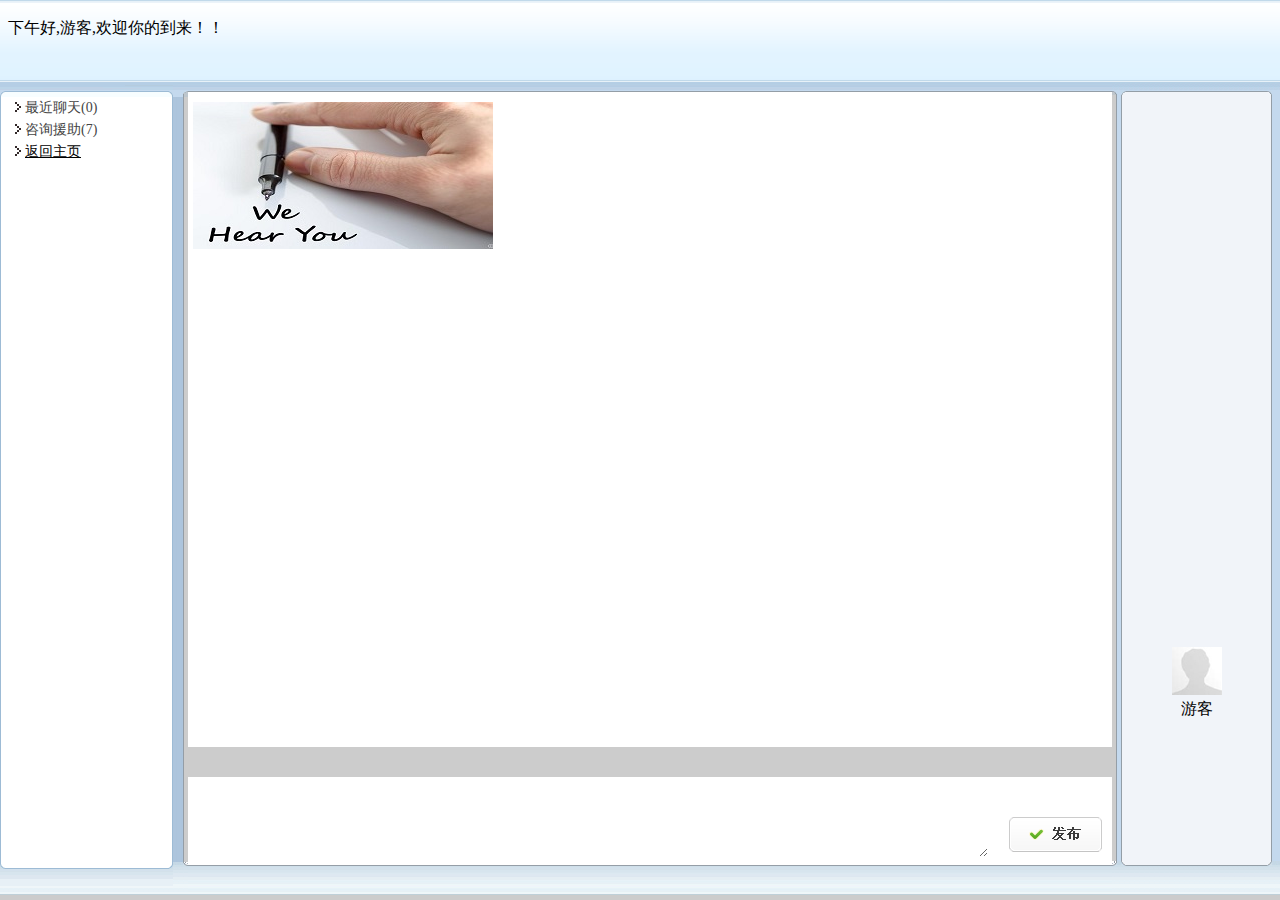
<file: communication.html>
<!DOCTYPE html>
<html lang="en">
<head>
    <meta http-equiv="Content-Type" content="text/html; charset=utf-8" />
    <title>心志愿--心理咨询</title>
    <script type="text/javascript" src="js/jquery-1.4.2.min.js"></script>
    <script type="text/javascript" src="js/dandan.js"></script>
    <script type="text/javascript">
        //登陆的人
        $admin_name=prompt("请输入你的名字","心志愿");
        if($admin_name!=null){
            if(!$admin_name.replace(/^\s\s*/, '').replace(/\s\s*$/, '')){
                $admin_name="游客";
            }
        }else{
            $admin_name="游客";
        }

        //成员数组
        $arr_user=new Array(
            Array('心理咨询一','images/0.jpg'),
            Array('心理咨询二','images/0.jpg'),
            Array('心理咨询三','images/0.jpg'),
            Array('心理咨询四','images/0.jpg'),
            Array('心理咨询五','images/0.jpg'),
            Array('心理咨询六','images/0.jpg'),
            Array('心理咨询七','images/0.jpg'))
    </script>
    <link href="css/dandan.css" rel="stylesheet" media="screen" type="text/css" />
    <style type="text/css">

    </style>
</head>
<body>
<div id="mid_top">
    <!--  <div class="list">
        <table border="0" cellspacing="0" cellpadding="0">
          <tr>
            <td class="td_user td_user_click">老猪</td>
            <td class="td_hide td_hide_click">X</td>
          </tr>
        </table>
      </div>-->
</div>
<div id="top">头部</div>
<div id="body">
    <div id="left">
        <div class="box">
            <h3 class="h3 h3_1">最近聊天(<span class="n_geshu_1"></span>)</h3>
            <ul class="ul ul_1">
                <li>心理咨询师一</li>
            </ul>
            <h3 class="h3 h3_2">咨询援助(<span class="n_geshu_2"></span>)</h3>
            <ul class="ul ul_2">
                <li>心理咨询师二</li>
            </ul>
            <h3 class="h3 h3_3"><a href="index.html" style="color: black">返回主页</a> </h3>
        </div>
        <div class="box_f"></div>
    </div>
    <div id="right">
        <div class="right_box">
            <div id="right_top"></div>
            <div id="right_mid"></div>
            <div id="right_foot">清颂</div>
            <div class="blank"></div>
        </div>
        <div class="right_box_foot"></div>
    </div>
    <div id="mid">
        <div id="mid_con">
            <div class="my_show">
                <div class="con_box"><div class="dandan_liaotian"><img src="images/心理援助1.jpg" alt="心理咨询界面" /></div></div>
            </div>
        </div>
        <div id="mid_mid"></div>
        <div id="mid_foot">
            <div id="mid_say">
                <textarea name="" cols="" rows="" id="texterea"></textarea>
            </div>
            <div id="mid_sand">发送</div>
            <div class="blank"></div>
        </div>
        <div class="mid_box"></div>
    </div>
</div>
</body>
</html>
</file>
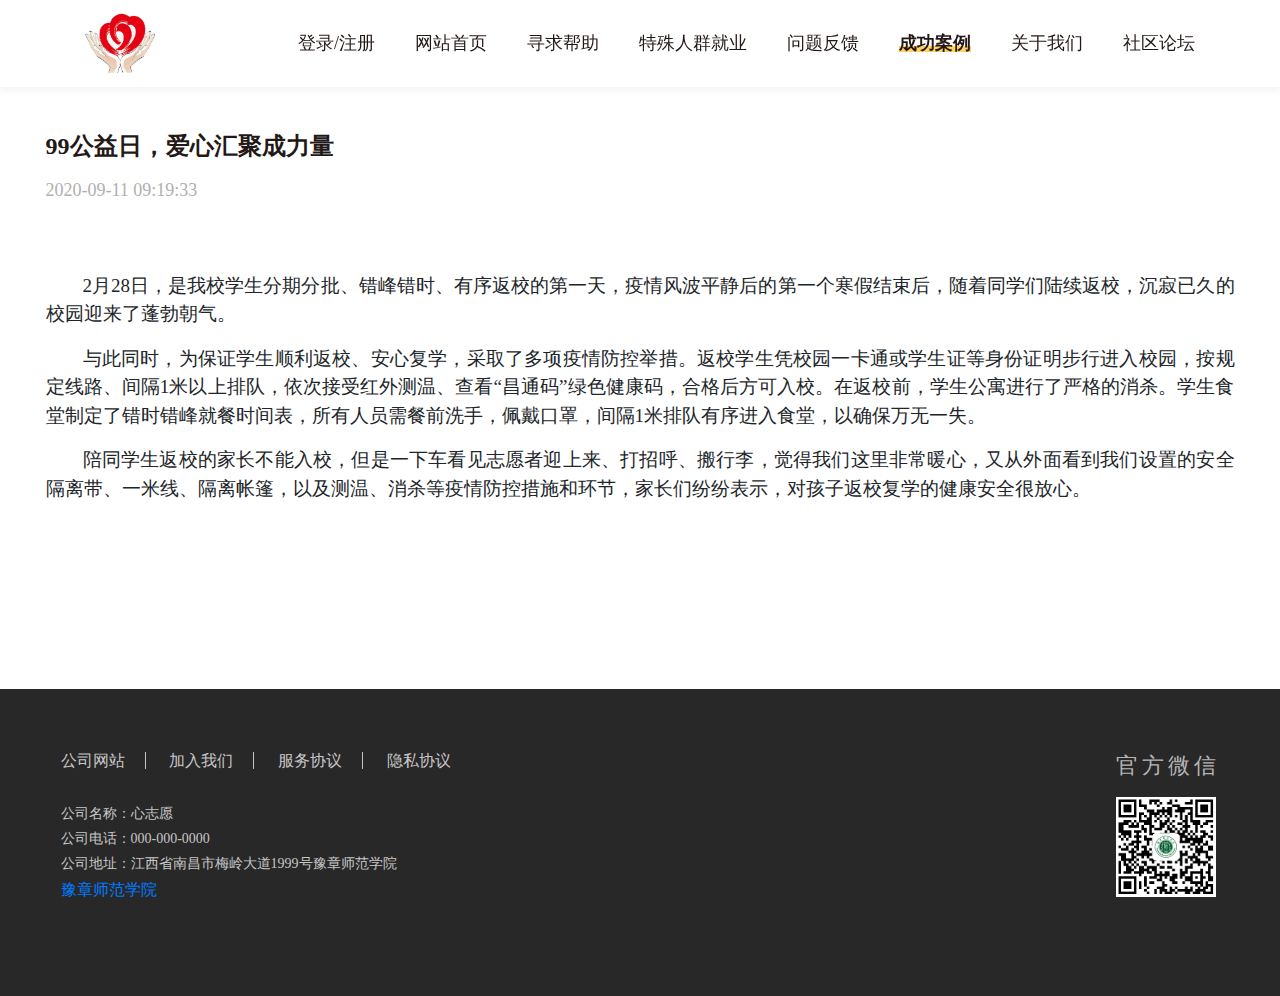
<file: detail.html>
<!DOCTYPE html>
<html lang="en">

<head>
    <meta charset="UTF-8">
    <!-- Required meta tags -->


    <title>心志愿—大学生志愿活动导航者</title>
    <!--<meta charset="utf-8">-->
    <meta content="width=device-width,initial-scale=1.0,maximum-scale=1.0,user-scalable=0" name="viewport">
    <meta name="keywords" content="心志愿" />
    <meta name="description" content="心志愿—大学生志愿活动导航者" />


    <link rel="shortcut icon" href="images/网站.ico" type="image/x-icon">
    <!-- Bootstrap CSS -->
    <link rel="stylesheet" href="css/bootstrap.min.css?v=1572311855">
    <link rel="stylesheet" href="css/animate.min.css?v=1572311855">
    <link rel="stylesheet" href="css/main.css?v=1572311855">

    <link rel="stylesheet" href="css/swiper.min.css?v=1572311855">
    <!-- Optional JavaScript -->
    <!-- jQuery first, then Popper.js, then Bootstrap JS -->
    <script src="js/jquery.min.js"></script>
    <script src="js/popper.min.js"></script>
    <script src="js/bootstrap.min.js"></script>
    <script src="js/anime.min.js"></script>


    <script src="js/swiper.min.js?v=1572311855"></script>


    <link rel="stylesheet" href="css/detail.css?v=1572311855">

</head>

<body>

<header id="header">
    <div class="my-container">
        <div class="row">
            <nav class="navbar navbar-expand-lg navbar-light">
                <a class="navbar-brand" href="#">
                    <img src="images/LOGO-1.jpg" width="70" height="60">
                </a>
                <button class="navbar-toggler" type="button" data-toggle="collapse"
                        data-target="#navbarSupportedContent" aria-controls="navbarSupportedContent"
                        aria-expanded="false" aria-label="Toggle navigation">
                    <span class="navbar-toggler-icon"></span>
                </button>
                <div class="collapse navbar-collapse justify-content-end" id="navbarSupportedContent">
                    <ul class="navbar-nav ">
                        <li class="nav-item ">
                            <a class="nav-link" href="zhuce.html">登录/注册</a>
                        </li>
                        <li class="nav-item ">
                            <a class="nav-link" href="index.html">网站首页</a>
                        </li>
                        <li class="nav-item ">
                            <a class="nav-link" href="member.html">寻求帮助</a><!--member.html-->
                        </li>
                        <li class="nav-item ">
                            <a class="nav-link" href="shopService.html">特殊人群就业</a><!--shopService.html-->
                        </li>
                        <li class="nav-item ">
                            <a class="nav-link" href="supplierService.html">问题反馈</a><!--supplierService.html-->
                        </li>
                        <li class="nav-item active">
                            <a class="nav-link" href="news.html">成功案例</a>
                        </li>
                        <li class="nav-item ">
                            <a class="nav-link" href="about.html">关于我们</a><!--news.html-->
                        </li>
                        <li class="nav-item ">
                            <a class="nav-link" href="#">社区论坛</a>
                        </li>
                    </ul>
                </div>
            </nav>
        </div>
    </div>
</header>
<div class="masker"></div>



<!-- 主要内容 开始 -->
<div class="detail">
    <div class="container">
        <div class="detail-title" id="94">
            <h3 class="detail-title-txt">99公益日，爱心汇聚成力量</h3>
            <p class="detail-title-date">2020-09-11 09:19:33</p>
        </div>
        <div class="detail-content">
            <p class="detail-content-txt"><p style="text-align: center;"><strong><span style="font-family: 楷体; font-size: 21px;">&nbsp;</span></strong></p><p style="background: white; margin: 16px 0px; text-align: justify; line-height: 150%; text-indent: 37px; -ms-text-justify: inter-ideograph;"><span style="font-family: 宋体;"><span style="line-height: 150%; font-size: 19px;">
         2月28日，是我校学生分期分批、错峰错时、有序返校的第一天，疫情风波平静后的第一个寒假结束后，随着同学们陆续返校，沉寂已久的校园迎来了蓬勃朝气。</span>
            <p style="background: white; margin: 16px 0px; text-align: justify; line-height: 150%; text-indent: 37px; -ms-text-justify: inter-ideograph;"><span style="line-height: 150%; font-size: 19px;"><span style="font-family: 宋体;">
               与此同时，为保证学生顺利返校、安心复学，采取了多项疫情防控举措。返校学生凭校园一卡通或学生证等身份证明步行进入校园，按规定线路、间隔1米以上排队，依次接受红外测温、查看“昌通码”绿色健康码，合格后方可入校。在返校前，学生公寓进行了严格的消杀。学生食堂制定了错时错峰就餐时间表，所有人员需餐前洗手，佩戴口罩，间隔1米排队有序进入食堂，以确保万无一失。
        </span></span></p><p style="background: white; margin: 16px 0px; text-align: justify; line-height: 150%; text-indent: 37px; -ms-text-justify: inter-ideograph;"><span style="line-height: 150%; font-size: 19px;"><span style="font-family: 宋体;">
            陪同学生返校的家长不能入校，但是一下车看见志愿者迎上来、打招呼、搬行李，觉得我们这里非常暖心，又从外面看到我们设置的安全隔离带、一米线、隔离帐篷，以及测温、消杀等疫情防控措施和环节，家长们纷纷表示，对孩子返校复学的健康安全很放心。
        </span></span></p></p>
        </div>

    </div>
</div>
<!-- 主要内容 结束 -->




<footer>
    <div class="container sx-footer">
        <div class="left">
            <div class="cic">
                <a class="footer-link pl10" target="_back" href="http://www.yuznu.edu.cn/html/">公司网站</a>
                <a href="#" target="_blank">加入我们</a>
                <a                         href=" service_agreement.html">服务协议</a>
                <a  href="privacy_agreement.html"
                    style="border: none">隐私协议</a>
            </div>
            <p class="address">公司名称：心志愿</p>
            <p class="address">公司电话：000-000-0000</p>
            <p class="address">公司地址：江西省南昌市梅岭大道1999号豫章师范学院</p>
            <p><span class="beiantu"><a href="http://www.yuznu.edu.cn/" target="_blank">豫章师范学院</a></span></p>
        </div>
        <div class="right">
            <p class="wx">官方微信</p>
            <img src="images/微信.png" alt="微信二维码">
        </div>
    </div>
</footer>



</body>
<script>
    $('.navbar-toggler').on('click', function (e) {
        $('.masker').toggle();
    })
    $('.masker').on('click', function (e) {
        $(this).css('display', 'none');
        $('#navbarSupportedContent').toggleClass('show');
    })
</script>

</html>
</file>
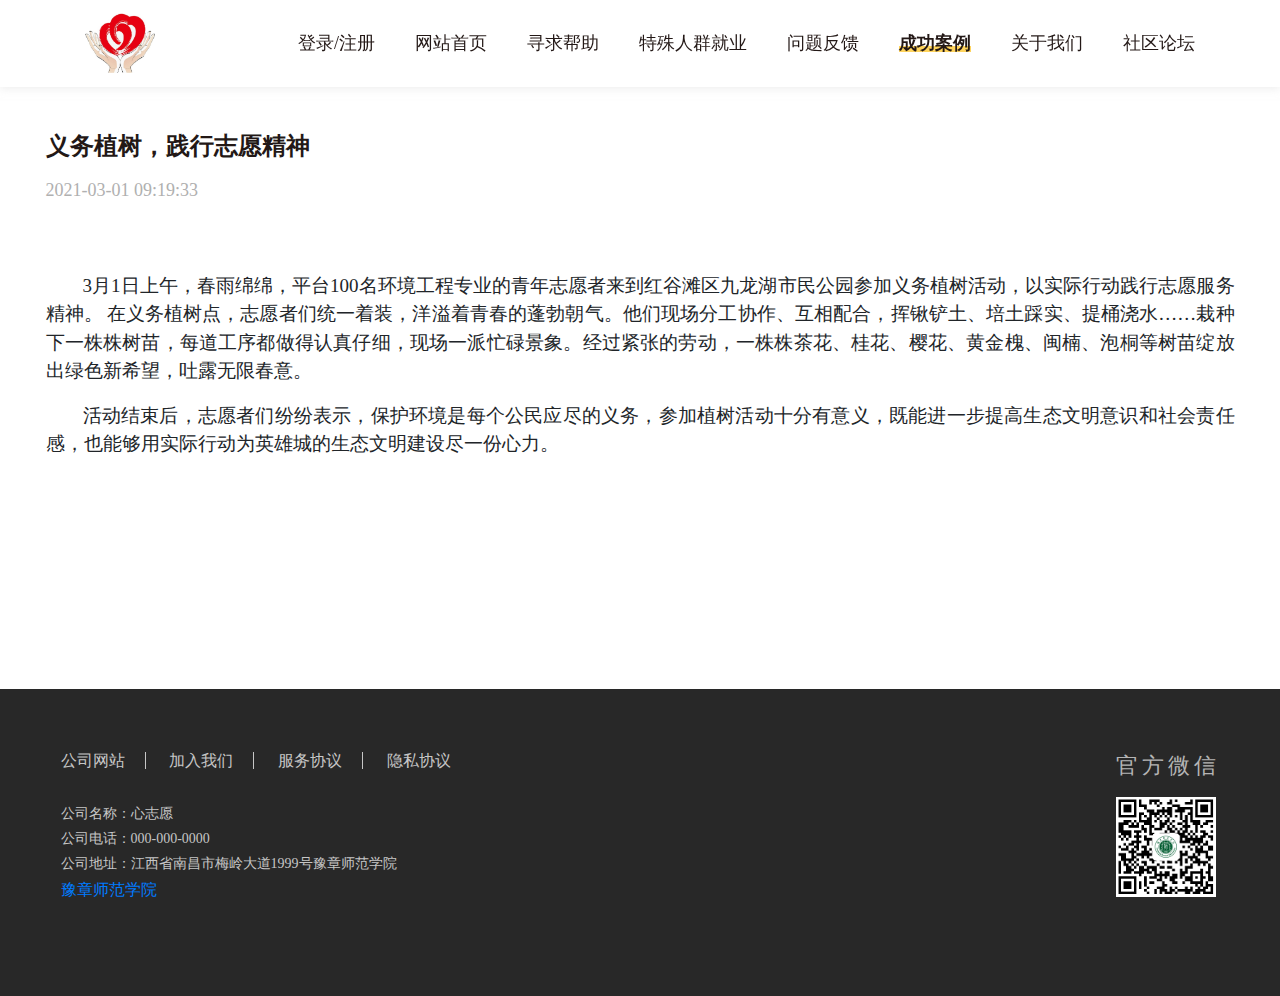
<file: detail1.html>
<!DOCTYPE html>
<html lang="en">

<head>
    <meta charset="UTF-8">
    <!-- Required meta tags -->


    <title>心志愿—大学生志愿活动导航者</title>
    <!--<meta charset="utf-8">-->
    <meta content="width=device-width,initial-scale=1.0,maximum-scale=1.0,user-scalable=0" name="viewport">
    <meta name="keywords" content="心志愿" />
    <meta name="description" content="心志愿—大学生志愿活动导航者" />


    <link rel="shortcut icon" href="images/网站.ico" type="image/x-icon">
    <!-- Bootstrap CSS -->
    <link rel="stylesheet" href="css/bootstrap.min.css?v=1572311855">
    <link rel="stylesheet" href="css/animate.min.css?v=1572311855">
    <link rel="stylesheet" href="css/main.css?v=1572311855">

    <link rel="stylesheet" href="css/swiper.min.css?v=1572311855">
    <!-- Optional JavaScript -->
    <!-- jQuery first, then Popper.js, then Bootstrap JS -->
    <script src="js/jquery.min.js"></script>
    <script src="js/popper.min.js"></script>
    <script src="js/bootstrap.min.js"></script>
    <script src="js/anime.min.js"></script>


    <script src="js/swiper.min.js?v=1572311855"></script>


    <link rel="stylesheet" href="css/detail.css?v=1572311855">

</head>

<body>

<header id="header">
    <div class="my-container">
        <div class="row">
            <nav class="navbar navbar-expand-lg navbar-light">
                <a class="navbar-brand" href="#">
                    <img src="images/LOGO-1.jpg" width="70" height="60">
                </a>
                <button class="navbar-toggler" type="button" data-toggle="collapse"
                        data-target="#navbarSupportedContent" aria-controls="navbarSupportedContent"
                        aria-expanded="false" aria-label="Toggle navigation">
                    <span class="navbar-toggler-icon"></span>
                </button>
                <div class="collapse navbar-collapse justify-content-end" id="navbarSupportedContent">
                    <ul class="navbar-nav ">
                        <li class="nav-item ">
                            <a class="nav-link" href="zhuce.html">登录/注册</a>
                        </li>
                        <li class="nav-item ">
                            <a class="nav-link" href="index.html">网站首页</a>
                        </li>
                        <li class="nav-item ">
                            <a class="nav-link" href="member.html">寻求帮助</a><!--member.html-->
                        </li>
                        <li class="nav-item ">
                            <a class="nav-link" href="shopService.html">特殊人群就业</a><!--shopService.html-->
                        </li>
                        <li class="nav-item ">
                            <a class="nav-link" href="supplierService.html">问题反馈</a><!--supplierService.html-->
                        </li>
                        <li class="nav-item active">
                            <a class="nav-link" href="news.html">成功案例</a>
                        </li>
                        <li class="nav-item ">
                            <a class="nav-link" href="about.html">关于我们</a><!--news.html-->
                        </li>
                        <li class="nav-item ">
                            <a class="nav-link" href="#">社区论坛</a>
                        </li>
                    </ul>
                </div>
            </nav>
        </div>
    </div>
</header>
<div class="masker"></div>



<!-- 主要内容 开始 -->
<div class="detail">
    <div class="container">
        <div class="detail-title" id="94">
            <h3 class="detail-title-txt">义务植树，践行志愿精神</h3>
            <p class="detail-title-date">2021-03-01 09:19:33</p>
        </div>
        <div class="detail-content">
            <p class="detail-content-txt"><p style="text-align: center;"><strong><span style="font-family: 楷体; font-size: 21px;">&nbsp;</span></strong></p><p style="background: white; margin: 16px 0px; text-align: justify; line-height: 150%; text-indent: 37px; -ms-text-justify: inter-ideograph;"><span style="font-family: 宋体;"><span style="line-height: 150%; font-size: 19px;">
           3月1日上午，春雨绵绵，平台100名环境工程专业的青年志愿者来到红谷滩区九龙湖市民公园参加义务植树活动，以实际行动践行志愿服务精神。</span>
            <span style="line-height: 150%; font-size: 19px;">
                在义务植树点，志愿者们统一着装，洋溢着青春的蓬勃朝气。他们现场分工协作、互相配合，挥锹铲土、培土踩实、提桶浇水……栽种下一株株树苗，每道工序都做得认真仔细，现场一派忙碌景象。经过紧张的劳动，一株株茶花、桂花、樱花、黄金槐、闽楠、泡桐等树苗绽放出绿色新希望，吐露无限春意。
        </span></span></p><p style="background: white; margin: 16px 0px; text-align: justify; line-height: 150%; text-indent: 37px; -ms-text-justify: inter-ideograph;"><span style="line-height: 150%; font-size: 19px;"><span style="font-family: 宋体;">
            活动结束后，志愿者们纷纷表示，保护环境是每个公民应尽的义务，参加植树活动十分有意义，既能进一步提高生态文明意识和社会责任感，也能够用实际行动为英雄城的生态文明建设尽一份心力。
        </span></span></p></p>
        </div>

    </div>
</div>
<!-- 主要内容 结束 -->




<footer>
    <div class="container sx-footer">
        <div class="left">
            <div class="cic">
                <a class="footer-link pl10" target="_back" href="http://www.yuznu.edu.cn/html/">公司网站</a>
                <a href="#" target="_blank">加入我们</a>
                <a                         href=" service_agreement.html">服务协议</a>
                <a  href="privacy_agreement.html"
                    style="border: none">隐私协议</a>
            </div>
            <p class="address">公司名称：心志愿</p>
            <p class="address">公司电话：000-000-0000</p>
            <p class="address">公司地址：江西省南昌市梅岭大道1999号豫章师范学院</p>
            <p><span class="beiantu"><a href="http://www.yuznu.edu.cn/" target="_blank">豫章师范学院</a></span></p>
        </div>
        <div class="right">
            <p class="wx">官方微信</p>
            <img src="images/微信.png" alt="微信二维码">
        </div>
    </div>
</footer>



</body>
<script>
    $('.navbar-toggler').on('click', function (e) {
        $('.masker').toggle();
    })
    $('.masker').on('click', function (e) {
        $(this).css('display', 'none');
        $('#navbarSupportedContent').toggleClass('show');
    })
</script>

</html>
</file>
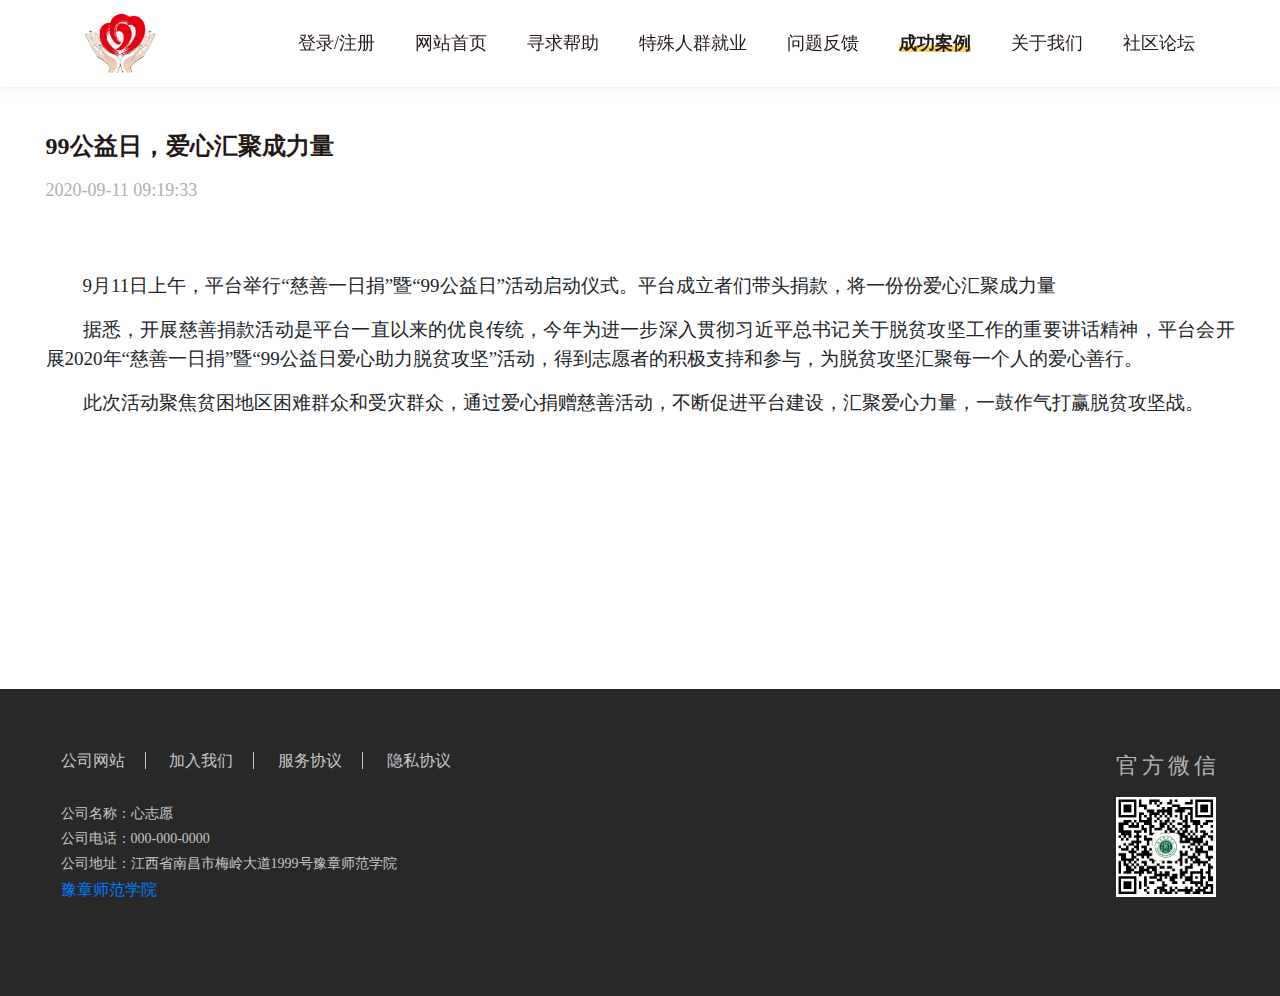
<file: detail2.html>
<!DOCTYPE html>
<html lang="en">

<head>
    <meta charset="UTF-8">
    <!-- Required meta tags -->


    <title>心志愿—大学生志愿活动导航者</title>
    <!--<meta charset="utf-8">-->
    <meta content="width=device-width,initial-scale=1.0,maximum-scale=1.0,user-scalable=0" name="viewport">
    <meta name="keywords" content="心志愿" />
    <meta name="description" content="心志愿—大学生志愿活动导航者" />


    <link rel="shortcut icon" href="images/网站.ico" type="image/x-icon">
    <!-- Bootstrap CSS -->
    <link rel="stylesheet" href="css/bootstrap.min.css?v=1572311855">
    <link rel="stylesheet" href="css/animate.min.css?v=1572311855">
    <link rel="stylesheet" href="css/main.css?v=1572311855">

    <link rel="stylesheet" href="css/swiper.min.css?v=1572311855">
    <!-- Optional JavaScript -->
    <!-- jQuery first, then Popper.js, then Bootstrap JS -->
    <script src="js/jquery.min.js"></script>
    <script src="js/popper.min.js"></script>
    <script src="js/bootstrap.min.js"></script>
    <script src="js/anime.min.js"></script>


    <script src="js/swiper.min.js?v=1572311855"></script>


    <link rel="stylesheet" href="css/detail.css?v=1572311855">

</head>

<body>

<header id="header">
    <div class="my-container">
        <div class="row">
            <nav class="navbar navbar-expand-lg navbar-light">
                <a class="navbar-brand" href="#">
                    <img src="images/LOGO-1.jpg" width="70" height="60">
                </a>
                <button class="navbar-toggler" type="button" data-toggle="collapse"
                        data-target="#navbarSupportedContent" aria-controls="navbarSupportedContent"
                        aria-expanded="false" aria-label="Toggle navigation">
                    <span class="navbar-toggler-icon"></span>
                </button>
                <div class="collapse navbar-collapse justify-content-end" id="navbarSupportedContent">
                    <ul class="navbar-nav ">
                        <li class="nav-item ">
                            <a class="nav-link" href="zhuce.html">登录/注册</a>
                        </li>
                        <li class="nav-item ">
                            <a class="nav-link" href="index.html">网站首页</a>
                        </li>
                        <li class="nav-item ">
                            <a class="nav-link" href="member.html">寻求帮助</a><!--member.html-->
                        </li>
                        <li class="nav-item ">
                            <a class="nav-link" href="shopService.html">特殊人群就业</a><!--shopService.html-->
                        </li>
                        <li class="nav-item ">
                            <a class="nav-link" href="supplierService.html">问题反馈</a><!--supplierService.html-->
                        </li>
                        <li class="nav-item active">
                            <a class="nav-link" href="news.html">成功案例</a>
                        </li>
                        <li class="nav-item ">
                            <a class="nav-link" href="about.html">关于我们</a><!--news.html-->
                        </li>
                        <li class="nav-item ">
                            <a class="nav-link" href="#">社区论坛</a>
                        </li>
                    </ul>
                </div>
            </nav>
        </div>
    </div>
</header>
<div class="masker"></div>



<!-- 主要内容 开始 -->
<div class="detail">
    <div class="container">
        <div class="detail-title" id="94">
            <h3 class="detail-title-txt">99公益日，爱心汇聚成力量</h3>
            <p class="detail-title-date">2020-09-11 09:19:33</p>
        </div>
        <div class="detail-content">
            <p class="detail-content-txt"><p style="text-align: center;"><strong><span style="font-family: 楷体; font-size: 21px;">&nbsp;</span></strong></p><p style="background: white; margin: 16px 0px; text-align: justify; line-height: 150%; text-indent: 37px; -ms-text-justify: inter-ideograph;"><span style="font-family: 宋体;"><span style="line-height: 150%; font-size: 19px;">
         9月11日上午，平台举行“慈善一日捐”暨“99公益日”活动启动仪式。平台成立者们带头捐款，将一份份爱心汇聚成力量</span>
            <p style="background: white; margin: 16px 0px; text-align: justify; line-height: 150%; text-indent: 37px; -ms-text-justify: inter-ideograph;"><span style="line-height: 150%; font-size: 19px;"><span style="font-family: 宋体;">
                据悉，开展慈善捐款活动是平台一直以来的优良传统，今年为进一步深入贯彻习近平总书记关于脱贫攻坚工作的重要讲话精神，平台会开展2020年“慈善一日捐”暨“99公益日爱心助力脱贫攻坚”活动，得到志愿者的积极支持和参与，为脱贫攻坚汇聚每一个人的爱心善行。
        </span></span></p><p style="background: white; margin: 16px 0px; text-align: justify; line-height: 150%; text-indent: 37px; -ms-text-justify: inter-ideograph;"><span style="line-height: 150%; font-size: 19px;"><span style="font-family: 宋体;">
            此次活动聚焦贫困地区困难群众和受灾群众，通过爱心捐赠慈善活动，不断促进平台建设，汇聚爱心力量，一鼓作气打赢脱贫攻坚战。
        </span></span></p></p>
        </div>

    </div>
</div>
<!-- 主要内容 结束 -->




<footer>
    <div class="container sx-footer">
        <div class="left">
            <div class="cic">
                <a class="footer-link pl10" target="_back" href="http://www.yuznu.edu.cn/html/">公司网站</a>
                <a href="#" target="_blank">加入我们</a>
                <a                         href=" service_agreement.html">服务协议</a>
                <a  href="privacy_agreement.html"
                    style="border: none">隐私协议</a>
            </div>
            <p class="address">公司名称：心志愿</p>
            <p class="address">公司电话：000-000-0000</p>
            <p class="address">公司地址：江西省南昌市梅岭大道1999号豫章师范学院</p>
            <p><span class="beiantu"><a href="http://www.yuznu.edu.cn/" target="_blank">豫章师范学院</a></span></p>
        </div>
        <div class="right">
            <p class="wx">官方微信</p>
            <img src="images/微信.png" alt="微信二维码">
        </div>
    </div>
</footer>



</body>
<script>
    $('.navbar-toggler').on('click', function (e) {
        $('.masker').toggle();
    })
    $('.masker').on('click', function (e) {
        $(this).css('display', 'none');
        $('#navbarSupportedContent').toggleClass('show');
    })
</script>

</html>
</file>
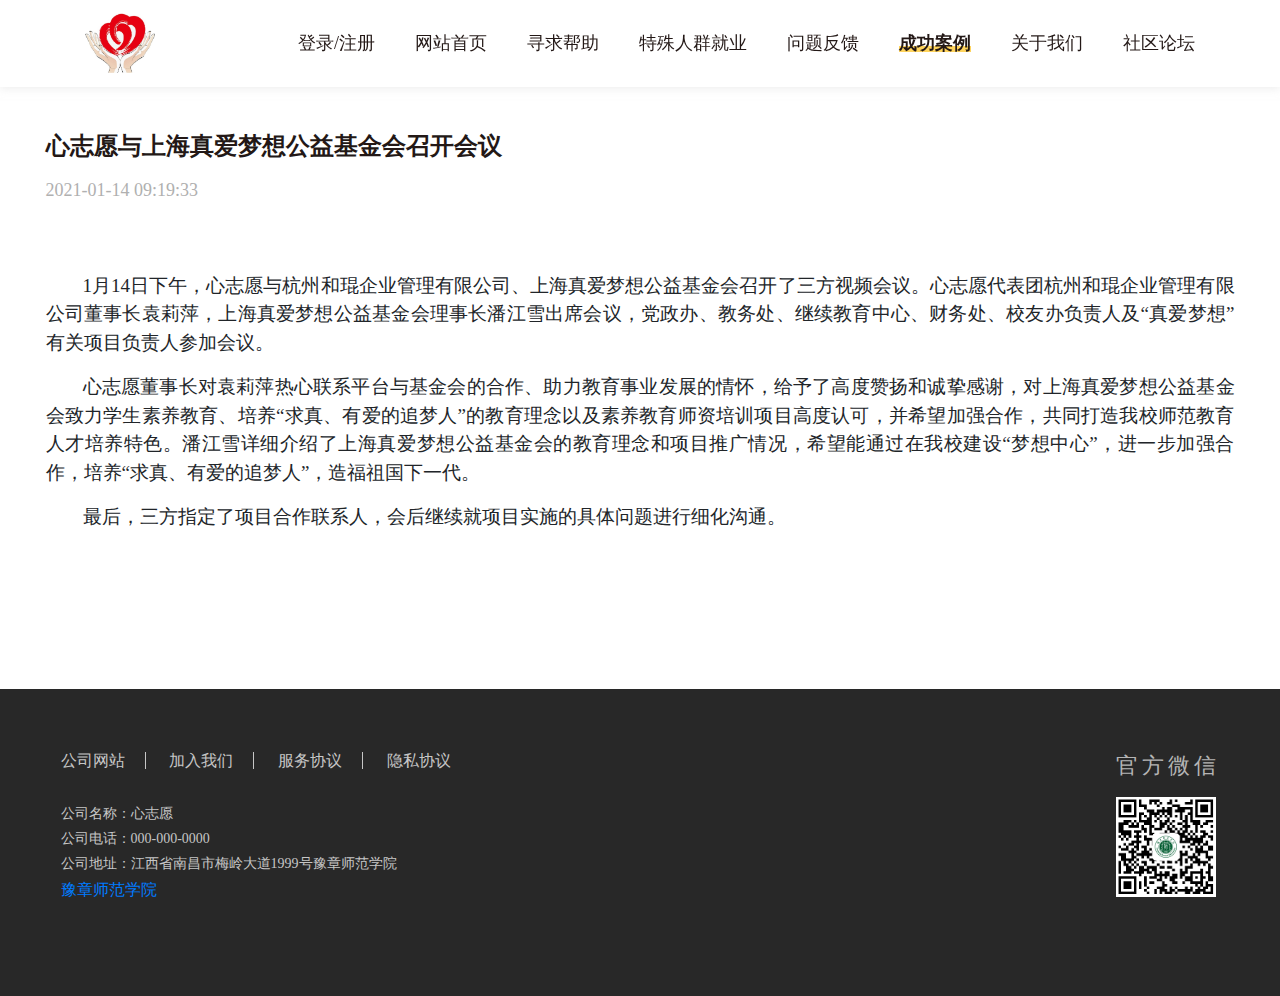
<file: detail3.html>
<!DOCTYPE html>
<html lang="en">

<head>
    <meta charset="UTF-8">
    <!-- Required meta tags -->


    <title>心志愿—大学生志愿活动导航者</title>
    <!--<meta charset="utf-8">-->
    <meta content="width=device-width,initial-scale=1.0,maximum-scale=1.0,user-scalable=0" name="viewport">
    <meta name="keywords" content="心志愿" />
    <meta name="description" content="心志愿—大学生志愿活动导航者" />


    <link rel="shortcut icon" href="images/网站.ico" type="image/x-icon">
    <!-- Bootstrap CSS -->
    <link rel="stylesheet" href="css/bootstrap.min.css?v=1572311855">
    <link rel="stylesheet" href="css/animate.min.css?v=1572311855">
    <link rel="stylesheet" href="css/main.css?v=1572311855">

    <link rel="stylesheet" href="css/swiper.min.css?v=1572311855">
    <!-- Optional JavaScript -->
    <!-- jQuery first, then Popper.js, then Bootstrap JS -->
    <script src="js/jquery.min.js"></script>
    <script src="js/popper.min.js"></script>
    <script src="js/bootstrap.min.js"></script>
    <script src="js/anime.min.js"></script>


    <script src="js/swiper.min.js?v=1572311855"></script>


    <link rel="stylesheet" href="css/detail.css?v=1572311855">

</head>

<body>

<header id="header">
    <div class="my-container">
        <div class="row">
            <nav class="navbar navbar-expand-lg navbar-light">
                <a class="navbar-brand" href="#">
                    <img src="images/LOGO-1.jpg" width="70" height="60">
                </a>
                <button class="navbar-toggler" type="button" data-toggle="collapse"
                        data-target="#navbarSupportedContent" aria-controls="navbarSupportedContent"
                        aria-expanded="false" aria-label="Toggle navigation">
                    <span class="navbar-toggler-icon"></span>
                </button>
                <div class="collapse navbar-collapse justify-content-end" id="navbarSupportedContent">
                    <ul class="navbar-nav ">
                        <li class="nav-item ">
                            <a class="nav-link" href="zhuce.html">登录/注册</a>
                        </li>
                        <li class="nav-item ">
                            <a class="nav-link" href="index.html">网站首页</a>
                        </li>
                        <li class="nav-item ">
                            <a class="nav-link" href="member.html">寻求帮助</a><!--member.html-->
                        </li>
                        <li class="nav-item ">
                            <a class="nav-link" href="shopService.html">特殊人群就业</a><!--shopService.html-->
                        </li>
                        <li class="nav-item ">
                            <a class="nav-link" href="supplierService.html">问题反馈</a><!--supplierService.html-->
                        </li>
                        <li class="nav-item active">
                            <a class="nav-link" href="news.html">成功案例</a>
                        </li>
                        <li class="nav-item ">
                            <a class="nav-link" href="about.html">关于我们</a><!--news.html-->
                        </li>
                        <li class="nav-item ">
                            <a class="nav-link" href="#">社区论坛</a>
                        </li>
                    </ul>
                </div>
            </nav>
        </div>
    </div>
</header>
<div class="masker"></div>



<!-- 主要内容 开始 -->
<div class="detail">
    <div class="container">
        <div class="detail-title" id="94">
            <h3 class="detail-title-txt">心志愿与上海真爱梦想公益基金会召开会议</h3>
            <p class="detail-title-date">2021-01-14 09:19:33</p>
        </div>
        <div class="detail-content">
            <p class="detail-content-txt"><p style="text-align: center;"><strong><span style="font-family: 楷体; font-size: 21px;">&nbsp;</span></strong></p><p style="background: white; margin: 16px 0px; text-align: justify; line-height: 150%; text-indent: 37px; -ms-text-justify: inter-ideograph;"><span style="font-family: 宋体;"><span style="line-height: 150%; font-size: 19px;">
         1月14日下午，心志愿与杭州和琨企业管理有限公司、上海真爱梦想公益基金会召开了三方视频会议。心志愿代表团杭州和琨企业管理有限公司董事长袁莉萍，上海真爱梦想公益基金会理事长潘江雪出席会议，党政办、教务处、继续教育中心、财务处、校友办负责人及“真爱梦想”有关项目负责人参加会议。</span>
            <p style="background: white; margin: 16px 0px; text-align: justify; line-height: 150%; text-indent: 37px; -ms-text-justify: inter-ideograph;"><span style="line-height: 150%; font-size: 19px;"><span style="font-family: 宋体;">
               心志愿董事长对袁莉萍热心联系平台与基金会的合作、助力教育事业发展的情怀，给予了高度赞扬和诚挚感谢，对上海真爱梦想公益基金会致力学生素养教育、培养“求真、有爱的追梦人”的教育理念以及素养教育师资培训项目高度认可，并希望加强合作，共同打造我校师范教育人才培养特色。潘江雪详细介绍了上海真爱梦想公益基金会的教育理念和项目推广情况，希望能通过在我校建设“梦想中心”，进一步加强合作，培养“求真、有爱的追梦人”，造福祖国下一代。
        </span></span></p><p style="background: white; margin: 16px 0px; text-align: justify; line-height: 150%; text-indent: 37px; -ms-text-justify: inter-ideograph;"><span style="line-height: 150%; font-size: 19px;"><span style="font-family: 宋体;">
             最后，三方指定了项目合作联系人，会后继续就项目实施的具体问题进行细化沟通。
        </span></span></p></p>
        </div>

    </div>
</div>
<!-- 主要内容 结束 -->




<footer>
    <div class="container sx-footer">
        <div class="left">
            <div class="cic">
                <a class="footer-link pl10" target="_back" href="http://www.yuznu.edu.cn/html/">公司网站</a>
                <a href="#" target="_blank">加入我们</a>
                <a                         href=" service_agreement.html">服务协议</a>
                <a  href="privacy_agreement.html"
                    style="border: none">隐私协议</a>
            </div>
            <p class="address">公司名称：心志愿</p>
            <p class="address">公司电话：000-000-0000</p>
            <p class="address">公司地址：江西省南昌市梅岭大道1999号豫章师范学院</p>
            <p><span class="beiantu"><a href="http://www.yuznu.edu.cn/" target="_blank">豫章师范学院</a></span></p>
        </div>
        <div class="right">
            <p class="wx">官方微信</p>
            <img src="images/微信.png" alt="微信二维码">
        </div>
    </div>
</footer>



</body>
<script>
    $('.navbar-toggler').on('click', function (e) {
        $('.masker').toggle();
    })
    $('.masker').on('click', function (e) {
        $(this).css('display', 'none');
        $('#navbarSupportedContent').toggleClass('show');
    })
</script>

</html>
</file>
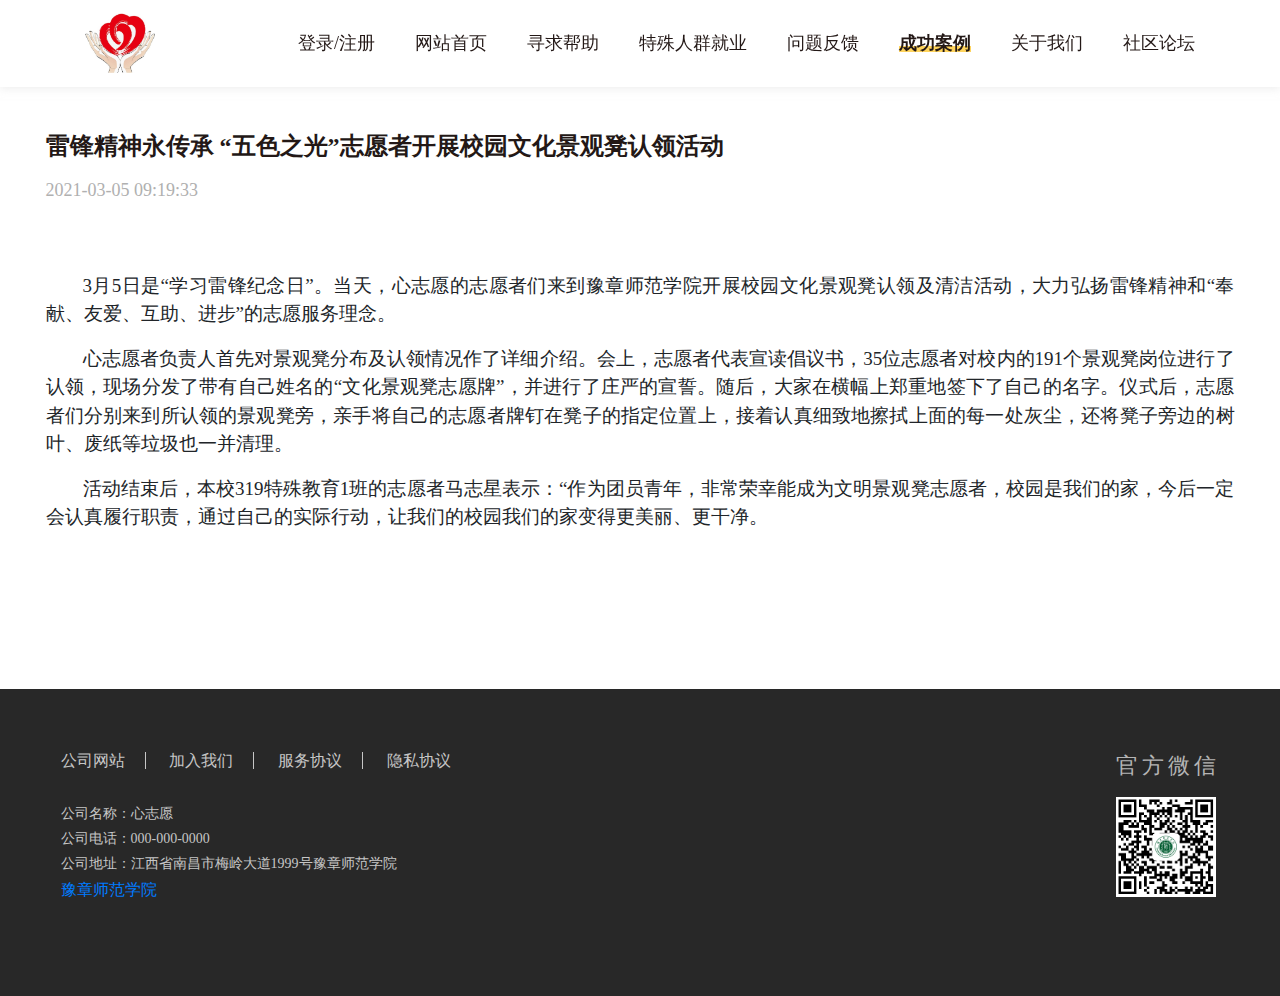
<file: detail4.html>
<!DOCTYPE html>
<html lang="en">

<head>
    <meta charset="UTF-8">
    <!-- Required meta tags -->


    <title>心志愿—大学生志愿活动导航者</title>
    <!--<meta charset="utf-8">-->
    <meta content="width=device-width,initial-scale=1.0,maximum-scale=1.0,user-scalable=0" name="viewport">
    <meta name="keywords" content="心志愿" />
    <meta name="description" content="心志愿—大学生志愿活动导航者" />


    <link rel="shortcut icon" href="images/网站.ico" type="image/x-icon">
    <!-- Bootstrap CSS -->
    <link rel="stylesheet" href="css/bootstrap.min.css?v=1572311855">
    <link rel="stylesheet" href="css/animate.min.css?v=1572311855">
    <link rel="stylesheet" href="css/main.css?v=1572311855">

    <link rel="stylesheet" href="css/swiper.min.css?v=1572311855">
    <!-- Optional JavaScript -->
    <!-- jQuery first, then Popper.js, then Bootstrap JS -->
    <script src="js/jquery.min.js"></script>
    <script src="js/popper.min.js"></script>
    <script src="js/bootstrap.min.js"></script>
    <script src="js/anime.min.js"></script>


    <script src="js/swiper.min.js?v=1572311855"></script>


    <link rel="stylesheet" href="css/detail.css?v=1572311855">

</head>

<body>

<header id="header">
    <div class="my-container">
        <div class="row">
            <nav class="navbar navbar-expand-lg navbar-light">
                <a class="navbar-brand" href="#">
                    <img src="images/LOGO-1.jpg" width="70" height="60">
                </a>
                <button class="navbar-toggler" type="button" data-toggle="collapse"
                        data-target="#navbarSupportedContent" aria-controls="navbarSupportedContent"
                        aria-expanded="false" aria-label="Toggle navigation">
                    <span class="navbar-toggler-icon"></span>
                </button>
                <div class="collapse navbar-collapse justify-content-end" id="navbarSupportedContent">
                    <ul class="navbar-nav ">
                        <li class="nav-item ">
                            <a class="nav-link" href="zhuce.html">登录/注册</a>
                        </li>
                        <li class="nav-item ">
                            <a class="nav-link" href="index.html">网站首页</a>
                        </li>
                        <li class="nav-item ">
                            <a class="nav-link" href="member.html">寻求帮助</a><!--member.html-->
                        </li>
                        <li class="nav-item ">
                            <a class="nav-link" href="shopService.html">特殊人群就业</a><!--shopService.html-->
                        </li>
                        <li class="nav-item ">
                            <a class="nav-link" href="supplierService.html">问题反馈</a><!--supplierService.html-->
                        </li>
                        <li class="nav-item active">
                            <a class="nav-link" href="news.html">成功案例</a>
                        </li>
                        <li class="nav-item ">
                            <a class="nav-link" href="about.html">关于我们</a><!--news.html-->
                        </li>
                        <li class="nav-item ">
                            <a class="nav-link" href="#">社区论坛</a>
                        </li>
                    </ul>
                </div>
            </nav>
        </div>
    </div>
</header>
<div class="masker"></div>



<!-- 主要内容 开始 -->
<div class="detail">
    <div class="container">
        <div class="detail-title" id="94">
            <h3 class="detail-title-txt">雷锋精神永传承 “五色之光”志愿者开展校园文化景观凳认领活动</h3>
            <p class="detail-title-date">2021-03-05 09:19:33</p>
        </div>
        <div class="detail-content">
            <p class="detail-content-txt"><p style="text-align: center;"><strong><span style="font-family: 楷体; font-size: 21px;">&nbsp;</span></strong></p><p style="background: white; margin: 16px 0px; text-align: justify; line-height: 150%; text-indent: 37px; -ms-text-justify: inter-ideograph;"><span style="font-family: 宋体;"><span style="line-height: 150%; font-size: 19px;">
        3月5日是“学习雷锋纪念日”。当天，心志愿的志愿者们来到豫章师范学院开展校园文化景观凳认领及清洁活动，大力弘扬雷锋精神和“奉献、友爱、互助、进步”的志愿服务理念。</span>
            <p style="background: white; margin: 16px 0px; text-align: justify; line-height: 150%; text-indent: 37px; -ms-text-justify: inter-ideograph;"><span style="line-height: 150%; font-size: 19px;"><span style="font-family: 宋体;">
               心志愿者负责人首先对景观凳分布及认领情况作了详细介绍。会上，志愿者代表宣读倡议书，35位志愿者对校内的191个景观凳岗位进行了认领，现场分发了带有自己姓名的“文化景观凳志愿牌”，并进行了庄严的宣誓。随后，大家在横幅上郑重地签下了自己的名字。仪式后，志愿者们分别来到所认领的景观凳旁，亲手将自己的志愿者牌钉在凳子的指定位置上，接着认真细致地擦拭上面的每一处灰尘，还将凳子旁边的树叶、废纸等垃圾也一并清理。
        </span></span></p><p style="background: white; margin: 16px 0px; text-align: justify; line-height: 150%; text-indent: 37px; -ms-text-justify: inter-ideograph;"><span style="line-height: 150%; font-size: 19px;"><span style="font-family: 宋体;">
            活动结束后，本校319特殊教育1班的志愿者马志星表示：“作为团员青年，非常荣幸能成为文明景观凳志愿者，校园是我们的家，今后一定会认真履行职责，通过自己的实际行动，让我们的校园我们的家变得更美丽、更干净。
        </span></span></p></p>
        </div>

    </div>
</div>
<!-- 主要内容 结束 -->




<footer>
    <div class="container sx-footer">
        <div class="left">
            <div class="cic">
                <a class="footer-link pl10" target="_back" href="http://www.yuznu.edu.cn/html/">公司网站</a>
                <a href="#" target="_blank">加入我们</a>
                <a                         href=" service_agreement.html">服务协议</a>
                <a  href="privacy_agreement.html"
                    style="border: none">隐私协议</a>
            </div>
            <p class="address">公司名称：心志愿</p>
            <p class="address">公司电话：000-000-0000</p>
            <p class="address">公司地址：江西省南昌市梅岭大道1999号豫章师范学院</p>
            <p><span class="beiantu"><a href="http://www.yuznu.edu.cn/" target="_blank">豫章师范学院</a></span></p>
        </div>
        <div class="right">
            <p class="wx">官方微信</p>
            <img src="images/微信.png" alt="微信二维码">
        </div>
    </div>
</footer>



</body>
<script>
    $('.navbar-toggler').on('click', function (e) {
        $('.masker').toggle();
    })
    $('.masker').on('click', function (e) {
        $(this).css('display', 'none');
        $('#navbarSupportedContent').toggleClass('show');
    })
</script>

</html>
</file>
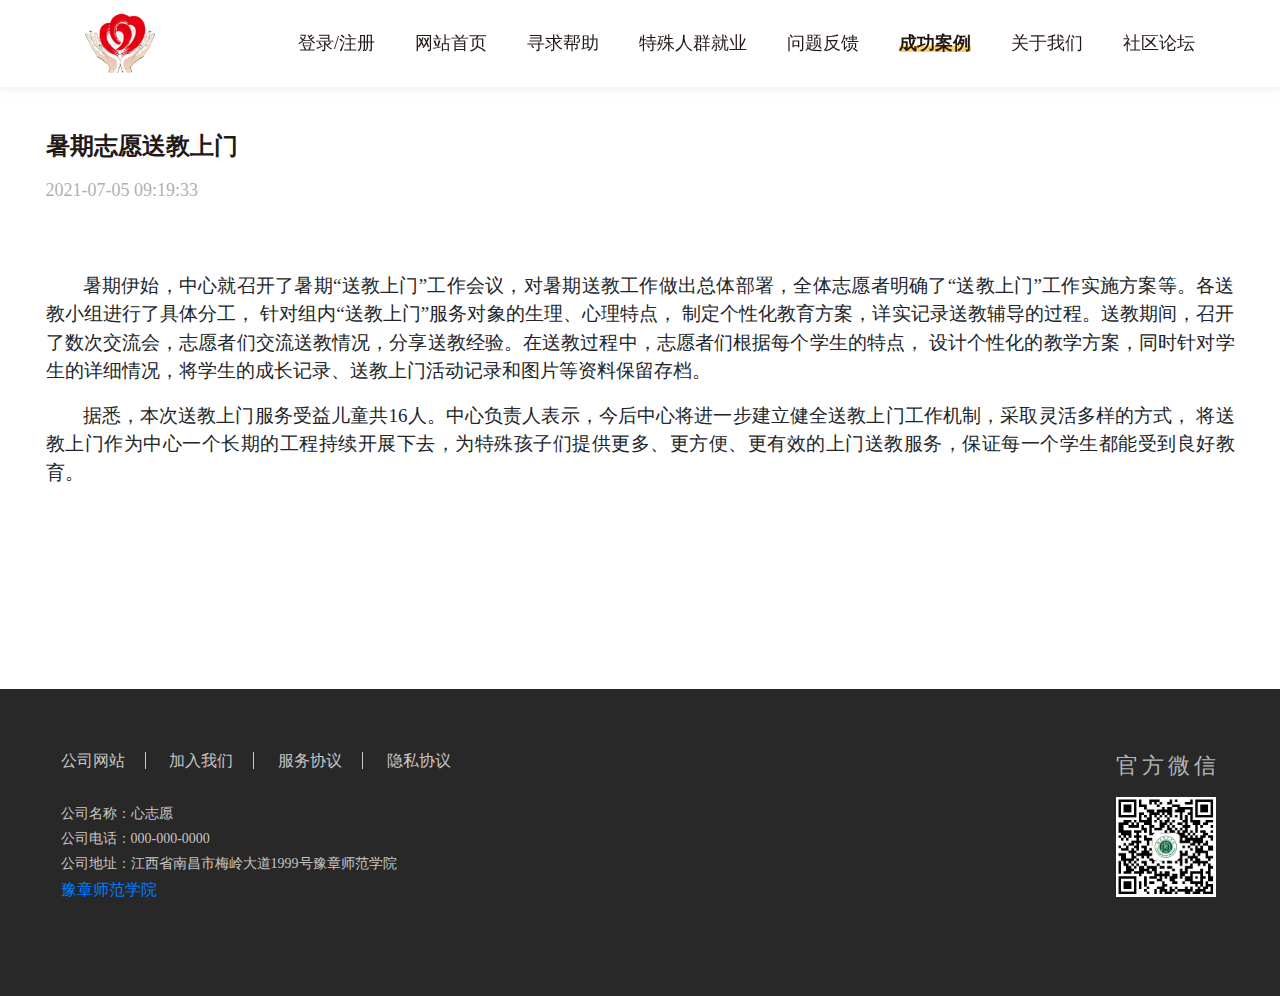
<file: detail5.html>
<!DOCTYPE html>
<html lang="en">

<head>
    <meta charset="UTF-8">
    <!-- Required meta tags -->


    <title>心志愿—大学生志愿活动导航者</title>
    <!--<meta charset="utf-8">-->
    <meta content="width=device-width,initial-scale=1.0,maximum-scale=1.0,user-scalable=0" name="viewport">
    <meta name="keywords" content="心志愿" />
    <meta name="description" content="心志愿—大学生志愿活动导航者" />


    <link rel="shortcut icon" href="images/网站.ico" type="image/x-icon">
    <!-- Bootstrap CSS -->
    <link rel="stylesheet" href="css/bootstrap.min.css?v=1572311855">
    <link rel="stylesheet" href="css/animate.min.css?v=1572311855">
    <link rel="stylesheet" href="css/main.css?v=1572311855">

    <link rel="stylesheet" href="css/swiper.min.css?v=1572311855">
    <!-- Optional JavaScript -->
    <!-- jQuery first, then Popper.js, then Bootstrap JS -->
    <script src="js/jquery.min.js"></script>
    <script src="js/popper.min.js"></script>
    <script src="js/bootstrap.min.js"></script>
    <script src="js/anime.min.js"></script>


    <script src="js/swiper.min.js?v=1572311855"></script>


    <link rel="stylesheet" href="css/detail.css?v=1572311855">

</head>

<body>

<header id="header">
    <div class="my-container">
        <div class="row">
            <nav class="navbar navbar-expand-lg navbar-light">
                <a class="navbar-brand" href="#">
                    <img src="images/LOGO-1.jpg" width="70" height="60">
                </a>
                <button class="navbar-toggler" type="button" data-toggle="collapse"
                        data-target="#navbarSupportedContent" aria-controls="navbarSupportedContent"
                        aria-expanded="false" aria-label="Toggle navigation">
                    <span class="navbar-toggler-icon"></span>
                </button>
                <div class="collapse navbar-collapse justify-content-end" id="navbarSupportedContent">
                    <ul class="navbar-nav ">
                        <li class="nav-item ">
                            <a class="nav-link" href="zhuce.html">登录/注册</a>
                        </li>
                        <li class="nav-item ">
                            <a class="nav-link" href="index.html">网站首页</a>
                        </li>
                        <li class="nav-item ">
                            <a class="nav-link" href="member.html">寻求帮助</a><!--member.html-->
                        </li>
                        <li class="nav-item ">
                            <a class="nav-link" href="shopService.html">特殊人群就业</a><!--shopService.html-->
                        </li>
                        <li class="nav-item ">
                            <a class="nav-link" href="supplierService.html">问题反馈</a><!--supplierService.html-->
                        </li>
                        <li class="nav-item active">
                            <a class="nav-link" href="news.html">成功案例</a>
                        </li>
                        <li class="nav-item ">
                            <a class="nav-link" href="about.html">关于我们</a><!--news.html-->
                        </li>
                        <li class="nav-item ">
                            <a class="nav-link" href="#">社区论坛</a>
                        </li>
                    </ul>
                </div>
            </nav>
        </div>
    </div>
</header>
<div class="masker"></div>



<!-- 主要内容 开始 -->
<div class="detail">
    <div class="container">
        <div class="detail-title" id="94">
            <h3 class="detail-title-txt">暑期志愿送教上门</h3>
            <p class="detail-title-date">2021-07-05 09:19:33</p>
        </div>
        <div class="detail-content">
            <p class="detail-content-txt"><p style="text-align: center;"><strong><span style="font-family: 楷体; font-size: 21px;">&nbsp;</span></strong></p><p style="background: white; margin: 16px 0px; text-align: justify; line-height: 150%; text-indent: 37px; -ms-text-justify: inter-ideograph;"><span style="font-family: 宋体;"><span style="line-height: 150%; font-size: 19px;">
        暑期伊始，中心就召开了暑期“送教上门”工作会议，对暑期送教工作做出总体部署，全体志愿者明确了“送教上门”工作实施方案等。各送教小组进行了具体分工，
            针对组内“送教上门”服务对象的生理、心理特点，
            制定个性化教育方案，详实记录送教辅导的过程。送教期间，召开了数次交流会，志愿者们交流送教情况，分享送教经验。在送教过程中，志愿者们根据每个学生的特点，
            设计个性化的教学方案，同时针对学生的详细情况，将学生的成长记录、送教上门活动记录和图片等资料保留存档。</span>
            <p style="background: white; margin: 16px 0px; text-align: justify; line-height: 150%; text-indent: 37px; -ms-text-justify: inter-ideograph;"><span style="line-height: 150%; font-size: 19px;"><span style="font-family: 宋体;">
            据悉，本次送教上门服务受益儿童共16人。中心负责人表示，今后中心将进一步建立健全送教上门工作机制，采取灵活多样的方式，
            将送教上门作为中心一个长期的工程持续开展下去，为特殊孩子们提供更多、更方便、更有效的上门送教服务，保证每一个学生都能受到良好教育。
        </span></span></p></p>
        </div>

    </div>
</div>
<!-- 主要内容 结束 -->




<footer>
    <div class="container sx-footer">
        <div class="left">
            <div class="cic">
                <a class="footer-link pl10" target="_back" href="http://www.yuznu.edu.cn/html/">公司网站</a>
                <a href="#" target="_blank">加入我们</a>
                <a                         href=" service_agreement.html">服务协议</a>
                <a  href="privacy_agreement.html"
                    style="border: none">隐私协议</a>
            </div>
            <p class="address">公司名称：心志愿</p>
            <p class="address">公司电话：000-000-0000</p>
            <p class="address">公司地址：江西省南昌市梅岭大道1999号豫章师范学院</p>
            <p><span class="beiantu"><a href="http://www.yuznu.edu.cn/" target="_blank">豫章师范学院</a></span></p>
        </div>
        <div class="right">
            <p class="wx">官方微信</p>
            <img src="images/微信.png" alt="微信二维码">
        </div>
    </div>
</footer>



</body>
<script>
    $('.navbar-toggler').on('click', function (e) {
        $('.masker').toggle();
    })
    $('.masker').on('click', function (e) {
        $(this).css('display', 'none');
        $('#navbarSupportedContent').toggleClass('show');
    })
</script>

</html>
</file>
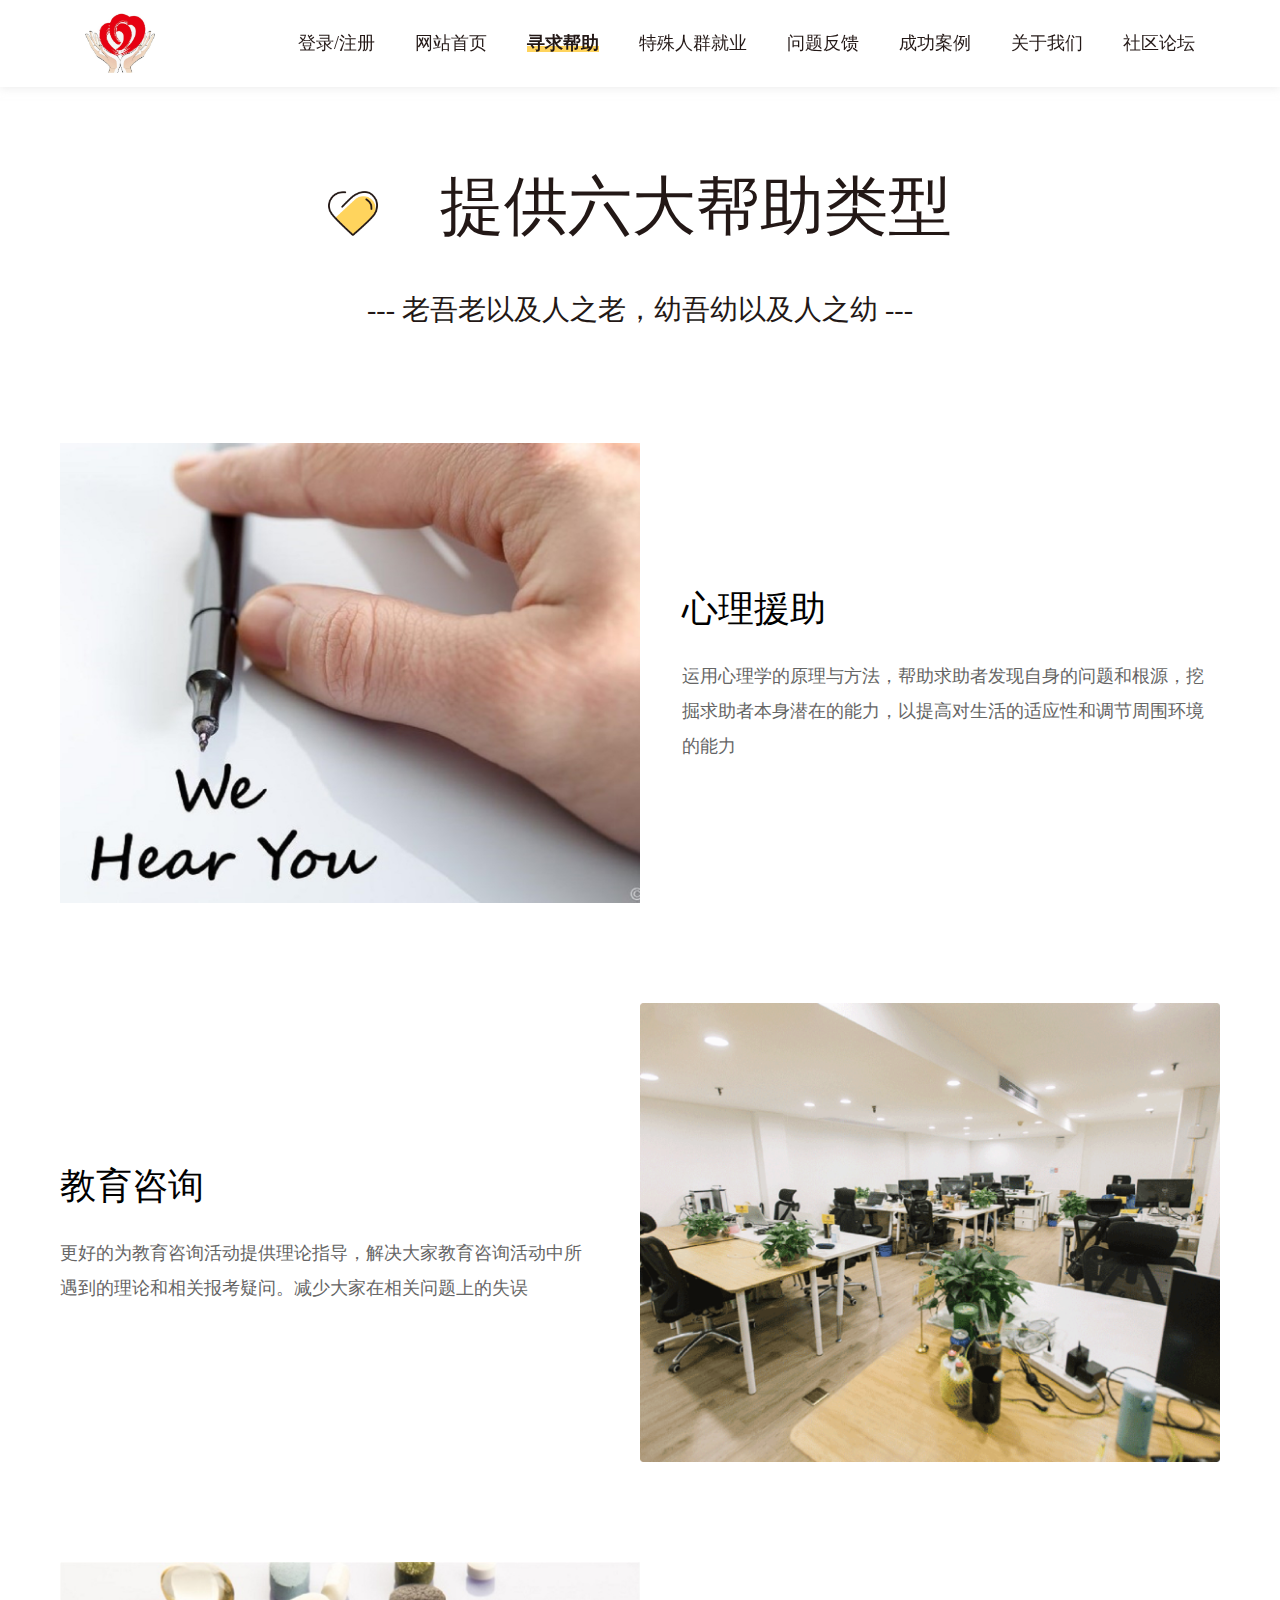
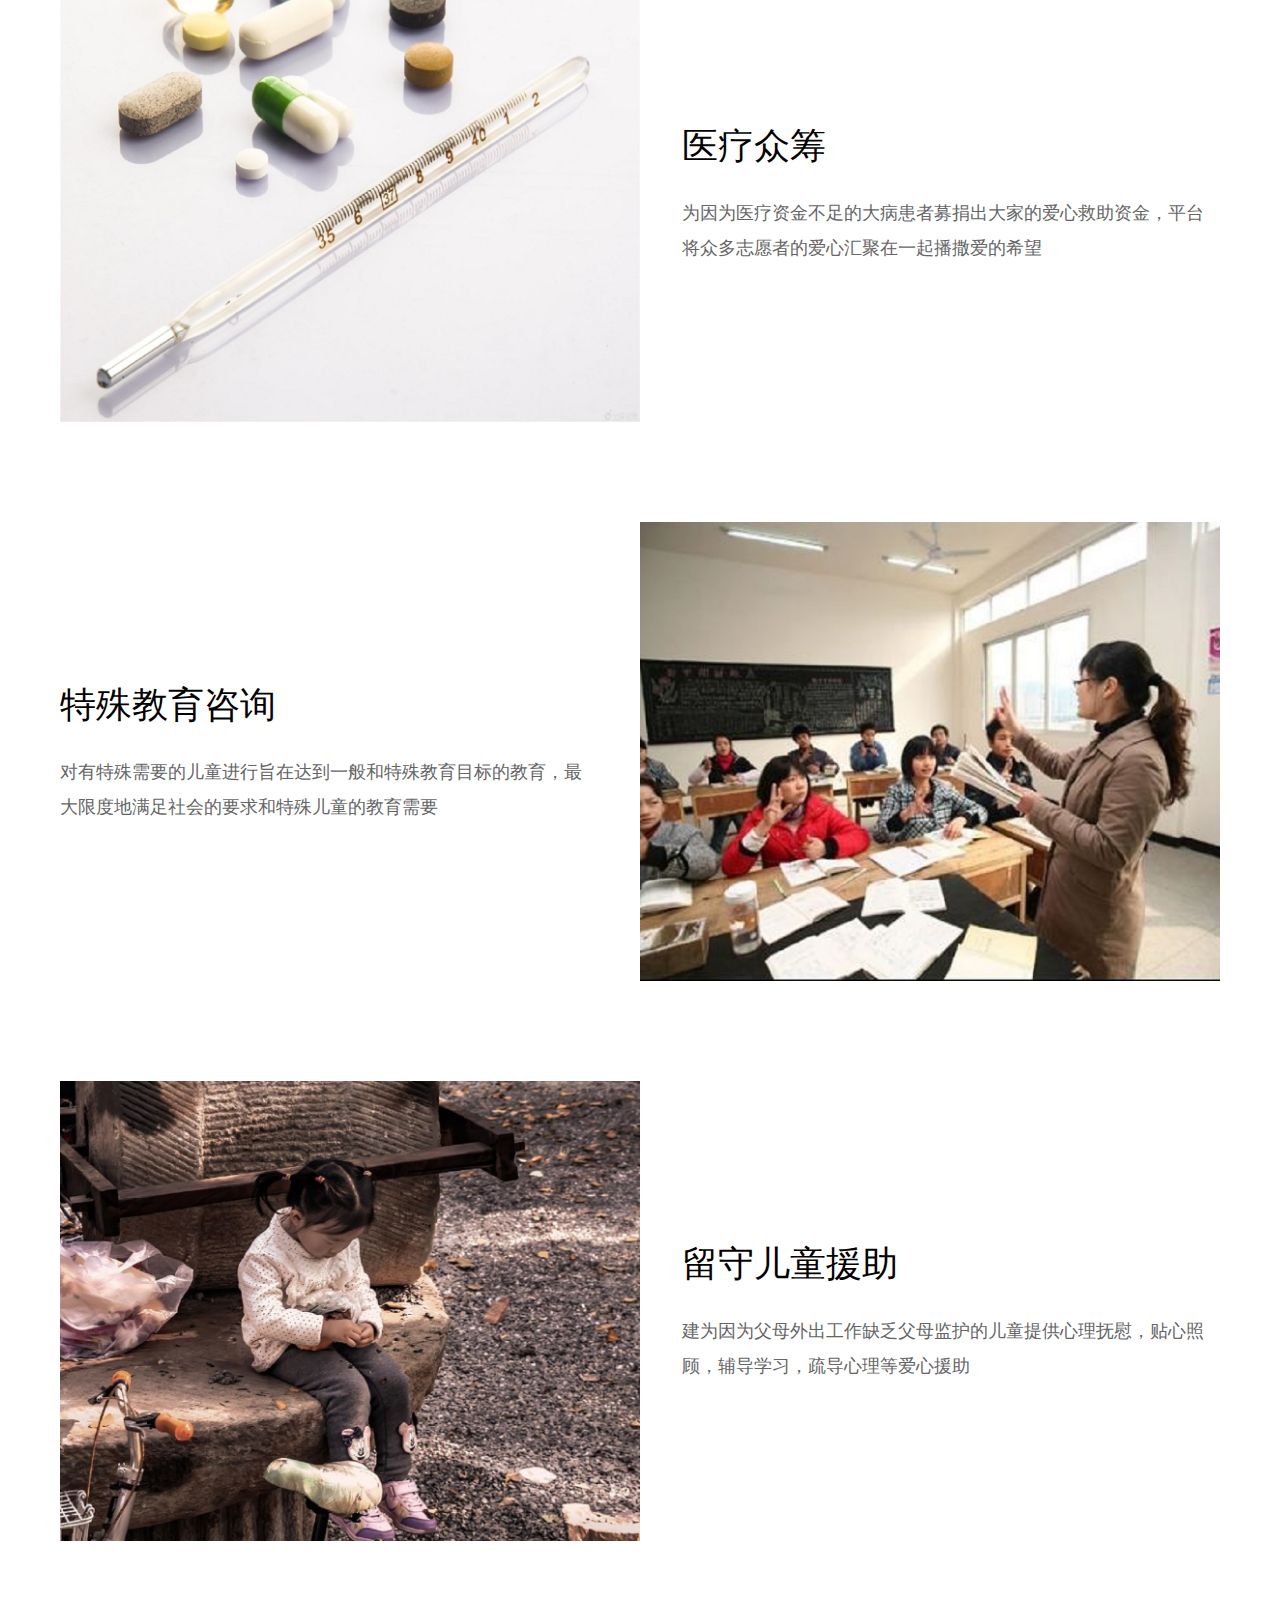
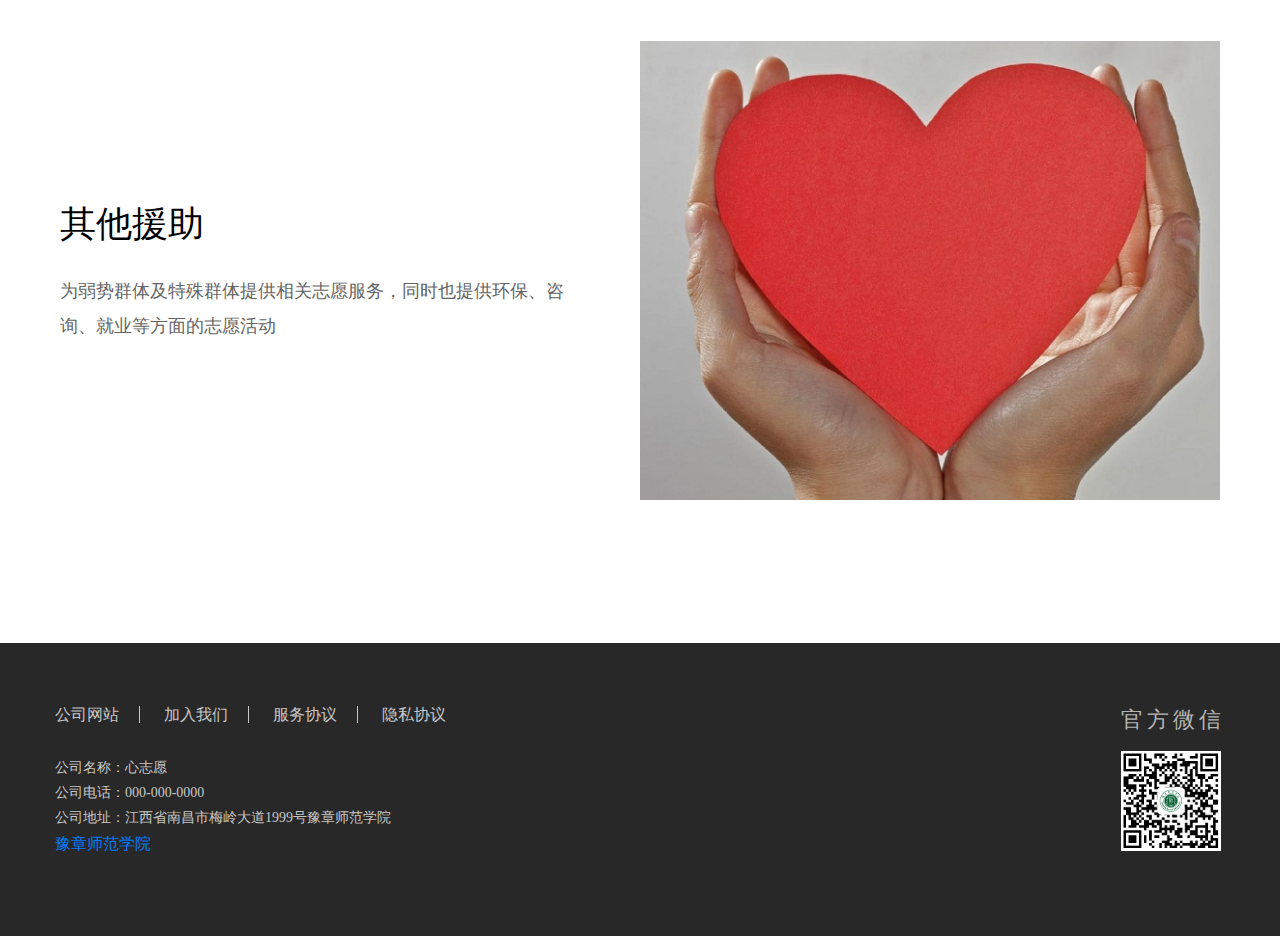
<file: member.html>
<!--寻求帮助-->
<!DOCTYPE html>
<html lang="en">

<head>
    <meta charset="UTF-8">
    <!-- Required meta tags -->


    <title>心志愿—大学生志愿活动导航者</title>
    <!--<meta charset="utf-8">-->
    <meta content="width=device-width,initial-scale=1.0,maximum-scale=1.0,user-scalable=0" name="viewport">
    <meta name="keywords" content="心志愿" />
    <meta name="description" content="心志愿—大学生志愿活动导航者" />


    <link rel="shortcut icon" href="images/网站.ico" type="image/x-icon">
    <!-- Bootstrap CSS -->
    <link rel="stylesheet" href="css/bootstrap.min.css?v=1572311855">
    <link rel="stylesheet" href="css/animate.min.css?v=1572311855">
    <link rel="stylesheet" href="css/main.css?v=1572311855">

    <link rel="stylesheet" href="css/swiper.min.css?v=1572311855">
    <!-- Optional JavaScript -->
    <!-- jQuery first, then Popper.js, then Bootstrap JS -->
    <script src="js/jquery.min.js"></script>
    <script src="js/popper.min.js"></script>
    <script src="js/bootstrap.min.js"></script>
    <script src="js/anime.min.js"></script>


    <script src="js/swiper.min.js?v=1572311855"></script>


    <link rel="stylesheet" href="css/content.css?v=1572311855">

</head>

<body>

<header id="header">
    <div class="my-container">
        <div class="row">
            <nav class="navbar navbar-expand-lg navbar-light">
                <a class="navbar-brand" href="#">
                    <img src="images/LOGO-1.jpg" width="70" height="60">
                </a>
                <button class="navbar-toggler" type="button" data-toggle="collapse"
                        data-target="#navbarSupportedContent" aria-controls="navbarSupportedContent"
                        aria-expanded="false" aria-label="Toggle navigation">
                    <span class="navbar-toggler-icon"></span>
                </button>
                <div class="collapse navbar-collapse justify-content-end" id="navbarSupportedContent">
                    <ul class="navbar-nav ">
                        <li class="nav-item ">
                            <a class="nav-link" href="zhuce.html">登录/注册</a>
                        </li>
                        <li class="nav-item  ">
                            <a class="nav-link" href="index.html">网站首页</a>
                        </li>
                        <li class="nav-item active">
                            <a class="nav-link " href="member.html">寻求帮助</a>
                        </li>
                        <li class="nav-item ">
                            <a class="nav-link" href="shopService.html">特殊人群就业</a>
                        </li>
                        <li class="nav-item ">
                            <a class="nav-link" href="supplierService.html">问题反馈</a>
                        </li>
                        <li class="nav-item ">
                            <a class="nav-link" href="news.html">成功案例</a>
                        </li>
                        <li class="nav-item ">
                            <a class="nav-link" href="about.html">关于我们</a>
                        </li>
                        <li class="nav-item ">
                            <a class="nav-link" href="about.html">社区论坛</a>
                        </li>
                    </ul>
                </div>
            </nav>
        </div>
    </div>
</header>
<div class="masker"></div>



<!-- 主要内容 开始 -->
<div class="container nopadding">
    <!-- 悟空会员 -->
    <div class="top-bar">
        <p class="title">
            <img class="icon-img" src="images/fuwu@2x.png" alt=""> &nbsp;提供六大帮助类型
        </p>
        <p class="desc">--- 老吾老以及人之老，幼吾幼以及人之幼 ---</p>
    </div>
    <!-- 主要内容 -->
    <div class="main-content">
         <div class="item">
             <img class="c-img" src="images/心理援助2.png" alt="">
             <div class="content">
                 <p class="title"><a href="zhuce.html" style="color: black">心理援助</a></p>
                 <p class="desc">运用心理学的原理与方法，帮助求助者发现自身的问题和根源，挖掘求助者本身潜在的能力，以提高对生活的适应性和调节周围环境的能力</p>
             </div>
         </div>
         <div class="item">
            <img class="c-img" src="images/ser_center2.png" alt="">
            <div class="content">
                <p class="title"><a href="#" style="color: black">教育咨询</a> </p>
                <p class="desc">更好的为教育咨询活动提供理论指导，解决大家教育咨询活动中所遇到的理论和相关报考疑问。减少大家在相关问题上的失误 </p>
            </div>
        </div>
        <div class="item">
            <img class="c-img" src="images/医疗众筹2.png" alt="">
            <div class="content">
                <p class="title"><a href="#" style="color: black">医疗众筹</a></p>
                <p class="desc">为因为医疗资金不足的大病患者募捐出大家的爱心救助资金，平台将众多志愿者的爱心汇聚在一起播撒爱的希望</p>
            </div>
        </div>
        <div class="item">
            <img class="c-img" src="images/特教.jpeg" alt="">
            <div class="content">
                <p class="title"><a href="#" style="color: black">特殊教育咨询</a></p>
                <p class="desc">对有特殊需要的儿童进行旨在达到一般和特殊教育目标的教育，最大限度地满足社会的要求和特殊儿童的教育需要</p>
            </div>
        </div>
        <div class="item">
            <img class="c-img" src="images/留守2.png" alt="">
            <div class="content">
                <p class="title"><a href="#" style="color: black">留守儿童援助</a></p>
                <p class="desc">建为因为父母外出工作缺乏父母监护的儿童提供心理抚慰，贴心照顾，辅导学习，疏导心理等爱心援助</p>
            </div>
        </div>
        <div class="item">
            <img class="c-img" src="images/其它2.png" alt="">
            <div class="content">
                <p class="title"><a href="#" style="color: black">其他援助</a></p>
                <p class="desc">为弱势群体及特殊群体提供相关志愿服务，同时也提供环保、咨询、就业等方面的志愿活动 </p>
            </div>
        </div>
    </div>
</div>
<script>
</script>
<!-- 主要内容 结束 -->



<footer>
    <div class="container sx-footer">
        <div class="left">
            <div class="cic">
                <a class="footer-link pl10" target="_back" href="http://www.yuznu.edu.cn/html/">公司网站</a>
                <a href="#" target="_blank">加入我们</a>
                <a                         href=" service_agreement.html">服务协议</a>
                <a  href="privacy_agreement.html"
                    style="border: none">隐私协议</a>
            </div>
            <p class="address">公司名称：心志愿</p>
            <p class="address">公司电话：000-000-0000</p>
            <p class="address">公司地址：江西省南昌市梅岭大道1999号豫章师范学院</p>
            <p><span class="beiantu"><a href="http://www.yuznu.edu.cn/" target="_blank">豫章师范学院</a></span></p>
        </div>
        <div class="right">
            <p class="wx">官方微信</p>
            <img src="images/微信.png" alt="微信二维码">
        </div>
    </div>
</footer>



</body>
<script>
    $('.navbar-toggler').on('click', function (e) {
        $('.masker').toggle();
    })
    $('.masker').on('click', function (e) {
        $(this).css('display', 'none');
        $('#navbarSupportedContent').toggleClass('show');
    })
</script>

</html>
</file>
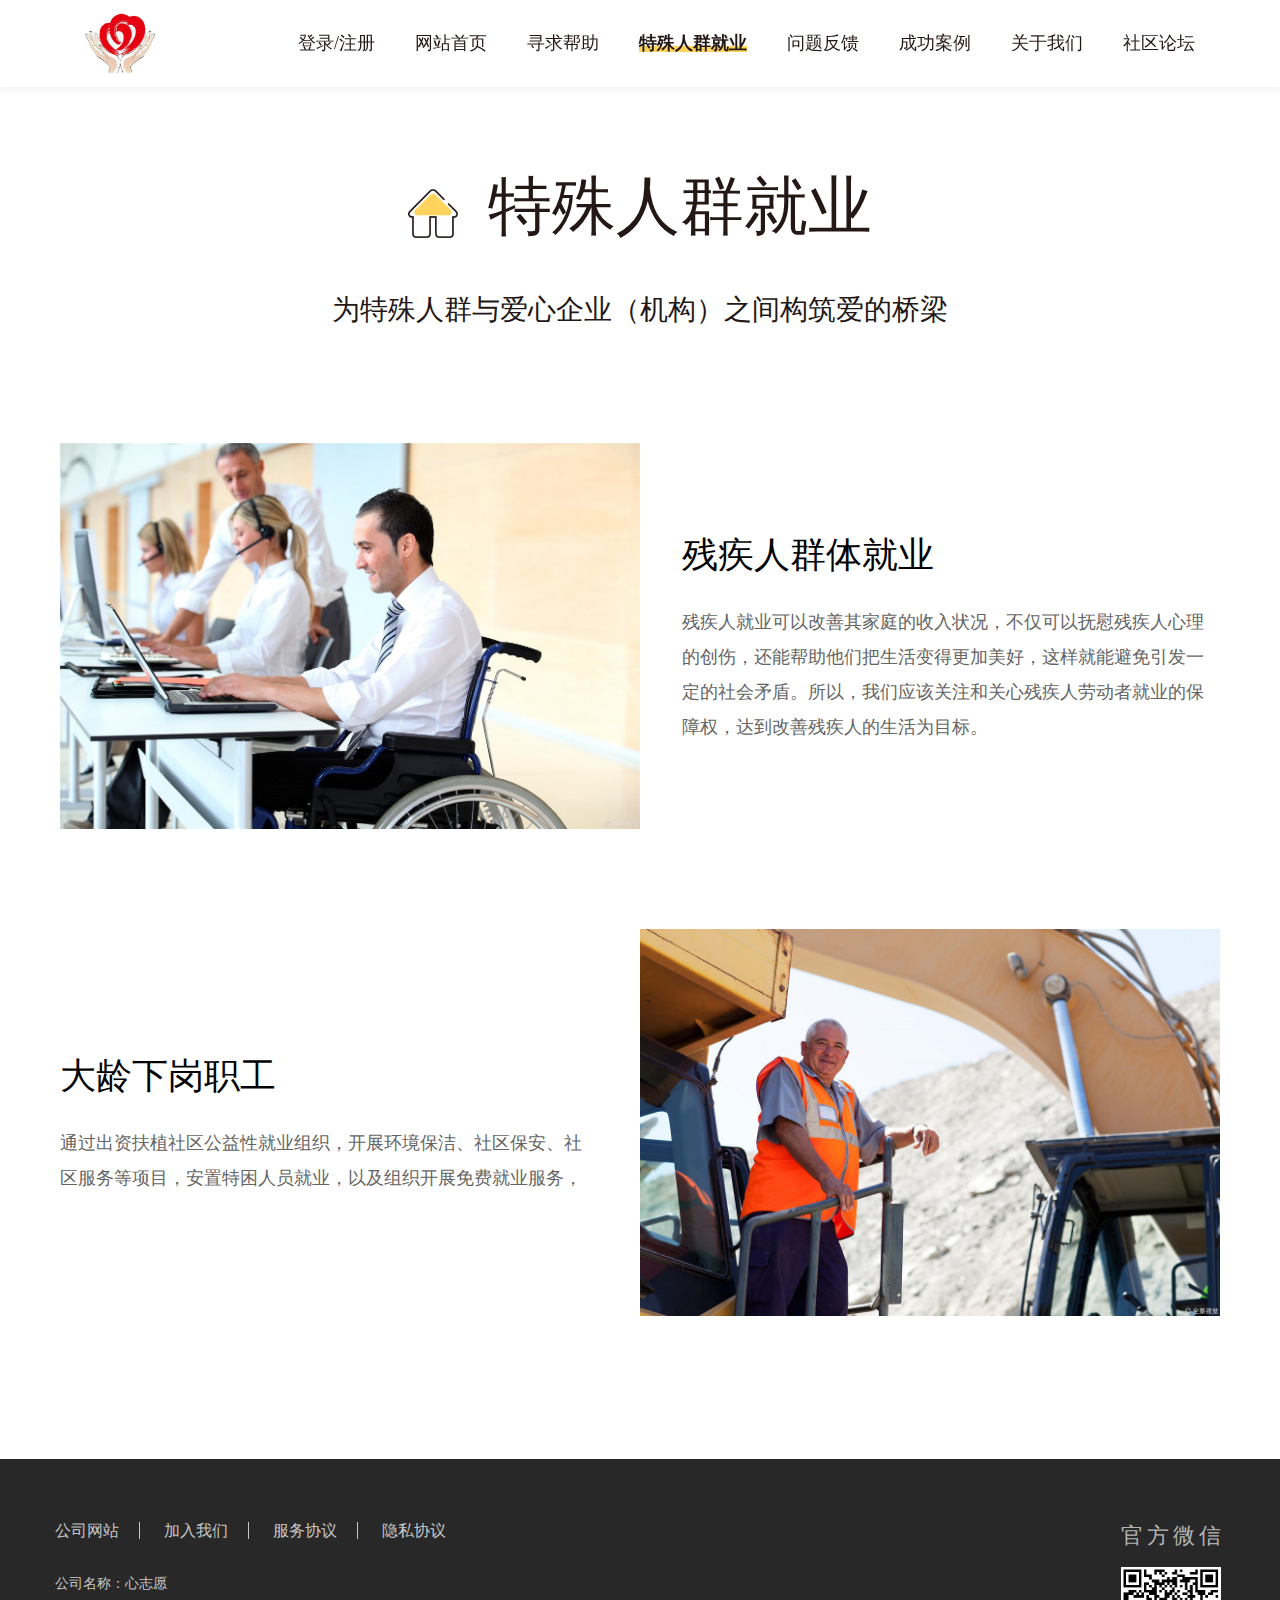
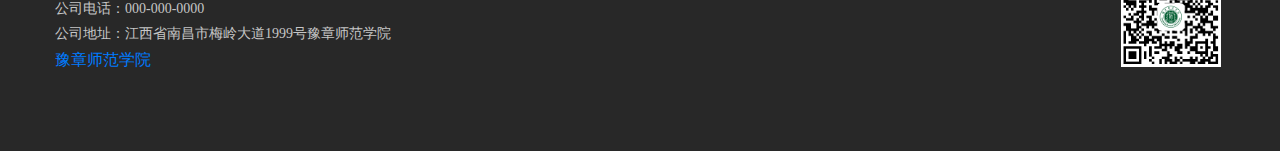
<file: shopService.html>
<!--特殊人群就业-->
<!DOCTYPE html>
<html lang="en">

<head>
    <meta charset="UTF-8">
    <!-- Required meta tags -->


    <title>心志愿—大学生志愿活动导航者</title>
    <!--<meta charset="utf-8">-->
    <meta content="width=device-width,initial-scale=1.0,maximum-scale=1.0,user-scalable=0" name="viewport">
    <meta name="keywords" content="心志愿" />
    <meta name="description" content="心志愿—大学生志愿活动导航者" />


    <link rel="shortcut icon" href="images/网站.ico" type="image/x-icon">
    <!-- Bootstrap CSS -->
    <link rel="stylesheet" href="css/bootstrap.min.css?v=1572311855">
    <link rel="stylesheet" href="css/animate.min.css?v=1572311855">
    <link rel="stylesheet" href="css/main.css?v=1572311855">

    <link rel="stylesheet" href="css/swiper.min.css?v=1572311855">
    <!-- Optional JavaScript -->
    <!-- jQuery first, then Popper.js, then Bootstrap JS -->
    <script src="js/jquery.min.js"></script>
    <script src="js/popper.min.js"></script>
    <script src="js/bootstrap.min.js"></script>
    <script src="js/anime.min.js"></script>


    <script src="js/swiper.min.js?v=1572311855"></script>


    <link rel="stylesheet" href="css/content.css?v=1572311855">

</head>

<body>

<header id="header">
    <div class="my-container">
        <div class="row">
            <nav class="navbar navbar-expand-lg navbar-light">
                <a class="navbar-brand" href="#">
                    <img src="images/LOGO-1.jpg" width="70" height="60">
                </a>
                <button class="navbar-toggler" type="button" data-toggle="collapse"
                        data-target="#navbarSupportedContent" aria-controls="navbarSupportedContent"
                        aria-expanded="false" aria-label="Toggle navigation">
                    <span class="navbar-toggler-icon"></span>
                </button>
                <div class="collapse navbar-collapse justify-content-end" id="navbarSupportedContent">
                    <ul class="navbar-nav ">
                        <li class="nav-item ">
                            <a class="nav-link" href="zhuce.html">登录/注册</a>
                        </li>
                        <li class="nav-item ">
                            <a class="nav-link" href="index.html">网站首页</a>
                        </li>
                        <li class="nav-item ">
                            <a class="nav-link" href="member.html">寻求帮助</a>
                        </li>
                        <li class="nav-item active">
                            <a class="nav-link" href="shopService.html">特殊人群就业</a>
                        </li>
                        <li class="nav-item ">
                            <a class="nav-link" href="supplierService.html">问题反馈</a>
                        </li>
                        <li class="nav-item ">
                            <a class="nav-link" href="news.html">成功案例</a>
                        </li>
                        <li class="nav-item ">
                            <a class="nav-link" href="about.html">关于我们</a>
                        </li>
                        <li class="nav-item ">
                            <a class="nav-link" href="#">社区论坛</a>
                        </li>
                    </ul>
                </div>
            </nav>
        </div>
    </div>
</header>
<div class="masker"></div>



<!-- 主要内容 开始 -->
<div class="container nopadding">
    <div class="top-bar">
        <p class="title">
            <img class="icon-img" src="images/shouye@2x.png" alt="">特殊人群就业
        </p>
        <p class="desc">为特殊人群与爱心企业（机构）之间构筑爱的桥梁</p>
    </div>
    <!-- 主要内容 -->
    <div class="main-content">
         <div class="item">
             <img class="c-img" src="images/残疾.jpg" alt="">
             <div class="content">
                 <p class="title"><a href="#" style="color: black">残疾人群体就业</a></p>
                 <p class="desc">残疾人就业可以改善其家庭的收入状况，不仅可以抚慰残疾人心理的创伤，还能帮助他们把生活变得更加美好，这样就能避免引发一定的社会矛盾。所以，我们应该关注和关心残疾人劳动者就业的保障权，达到改善残疾人的生活为目标。</p>
             </div>
         </div>
        <div class="item">
            <img class="c-img" src="images/高龄.jpg" alt="">
            <div class="content">
                <p class="title"><a href="#" style="color: black">大龄下岗职工</a></p>
                <p class="desc">通过出资扶植社区公益性就业组织，开展环境保洁、社区保安、社区服务等项目，安置特困人员就业，以及组织开展免费就业服务， </p>
            </div>
        </div>

    </div>
</div>
<script>
</script>
<!-- 主要内容 结束 -->



<footer>
    <div class="container sx-footer">
        <div class="left">
            <div class="cic">
                <a class="footer-link pl10" target="_back" href="http://www.yuznu.edu.cn/html/">公司网站</a>
                <a href="#" target="_blank">加入我们</a>
                <a                         href=" service_agreement.html">服务协议</a>
                <a  href="privacy_agreement.html"
                    style="border: none">隐私协议</a>
            </div>
            <p class="address">公司名称：心志愿</p>
            <p class="address">公司电话：000-000-0000</p>
            <p class="address">公司地址：江西省南昌市梅岭大道1999号豫章师范学院</p>
            <p><span class="beiantu"><a href="http://www.yuznu.edu.cn/" target="_blank">豫章师范学院</a></span></p>
        </div>
        <div class="right">
            <p class="wx">官方微信</p>
            <img src="images/微信.png" alt="微信二维码">
        </div>
    </div>
</footer>



</body>
<script>
    $('.navbar-toggler').on('click', function (e) {
        $('.masker').toggle();
    })
    $('.masker').on('click', function (e) {
        $(this).css('display', 'none');
        $('#navbarSupportedContent').toggleClass('show');
    })
</script>

</html>
</file>
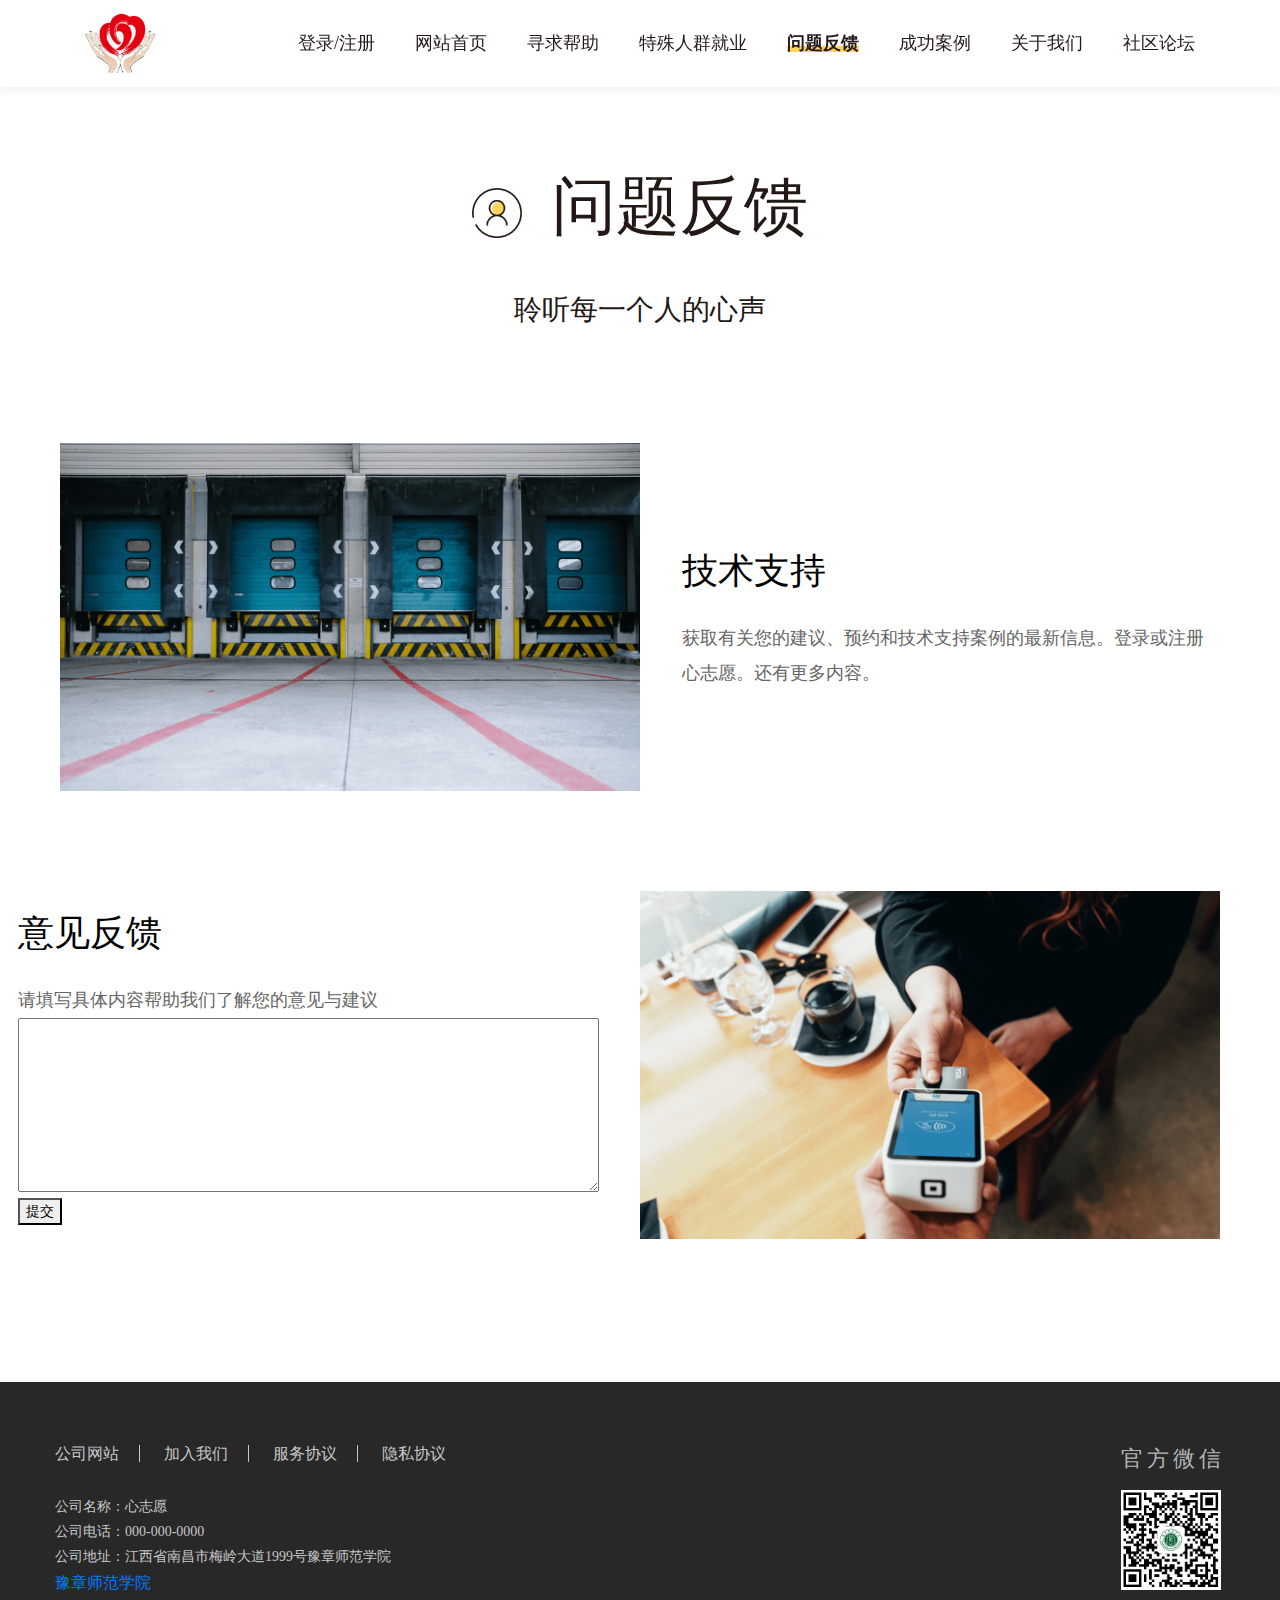
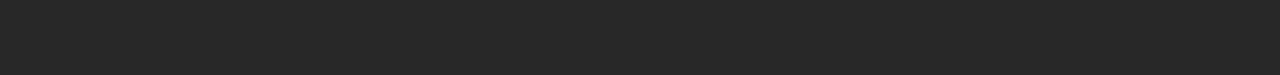
<file: supplierService.html>
<!DOCTYPE html>
<html lang="en">

<head>
    <meta charset="UTF-8">
    <!-- Required meta tags -->


    <title>心志愿—大学生志愿活动导航者</title>
    <!--<meta charset="utf-8">-->
    <meta content="width=device-width,initial-scale=1.0,maximum-scale=1.0,user-scalable=0" name="viewport">
    <meta name="keywords" content="心志愿" />
    <meta name="description" content="心志愿—大学生志愿活动导航者" />


    <link rel="shortcut icon" href="images/网站.ico" type="image/x-icon">
    <!-- Bootstrap CSS -->
    <link rel="stylesheet" href="css/bootstrap.min.css?v=1572311855">
    <link rel="stylesheet" href="css/animate.min.css?v=1572311855">
    <link rel="stylesheet" href="css/main.css?v=1572311855">

    <link rel="stylesheet" href="css/swiper.min.css?v=1572311855">
    <!-- Optional JavaScript -->
    <!-- jQuery first, then Popper.js, then Bootstrap JS -->
    <script src="js/jquery.min.js"></script>
    <script src="js/popper.min.js"></script>
    <script src="js/bootstrap.min.js"></script>
    <script src="js/anime.min.js"></script>


    <script src="js/swiper.min.js?v=1572311855"></script>


    <link rel="stylesheet" href="css/content.css?v=1572311855">

</head>

<body>

<header id="header">
    <div class="my-container">
        <div class="row">
            <nav class="navbar navbar-expand-lg navbar-light">
                <a class="navbar-brand" href="#">
                    <img src="images/LOGO-1.jpg" width="70" height="60">
                </a>
                <button class="navbar-toggler" type="button" data-toggle="collapse"
                        data-target="#navbarSupportedContent" aria-controls="navbarSupportedContent"
                        aria-expanded="false" aria-label="Toggle navigation">
                    <span class="navbar-toggler-icon"></span>
                </button>
                <div class="collapse navbar-collapse justify-content-end" id="navbarSupportedContent">
                    <ul class="navbar-nav ">
                        <li class="nav-item ">
                            <a class="nav-link" href="zhuce.html">登录/注册</a>
                        </li>
                        <li class="nav-item ">
                            <a class="nav-link" href="index.html">网站首页</a>
                        </li>
                        <li class="nav-item ">
                            <a class="nav-link" href="member.html">寻求帮助</a>
                        </li>
                        <li class="nav-item ">
                            <a class="nav-link" href="shopService.html">特殊人群就业</a>
                        </li>
                        <li class="nav-item active">
                            <a class="nav-link" href="supplierService.html">问题反馈</a>
                        </li>
                        <li class="nav-item ">
                            <a class="nav-link" href="news.html">成功案例</a>
                        </li>
                        <li class="nav-item ">
                            <a class="nav-link" href="about.html">关于我们</a>
                        </li>
                        <li class="nav-item ">
                            <a class="nav-link" href="about.html">社区论坛</a>
                        </li>
                    </ul>
                </div>
            </nav>
        </div>
    </div>
</header>
<div class="masker"></div>



<!-- 主要内容 开始 -->
<div class="container nopadding">
    <!-- 问题反馈服务 -->
    <div class="top-bar">
        <p class="title">
            <img class="icon-img" src="images/yonghu@2x.png" alt="">问题反馈
        </p>
        <p class="desc">聆听每一个人的心声</p>
    </div>
    <!-- 主要内容 -->
    <div class="main-content">
         <div class="item">
             <img class="c-img" src="images/img_supplier_service_01.png" alt="">
             <div class="content">
                 <p class="title"><a href="#" style="color: black">技术支持</a></p>
                 <p class="desc">获取有关您的建议、预约和技术支持案例的最新信息。登录或注册 心志愿。还有更多内容。</p>
             </div>
         </div>
         <div class="item">
            <img class="c-img" src="images/img_supplier_service_02.png" alt="">
            <div class="content">
                <p class="title"><a href="#" style="color: black"> 意见反馈</a></p>
                <p class="desc">请填写具体内容帮助我们了解您的意见与建议 </p>
                <div id="mid_say">
                    <textarea name="" cols="70" rows="8" id="texterea"  ></textarea>
                </div>
                <button type="button">提交</button>
            </div>
        </div>






    </div>
</div>
<script>
</script>
<!-- 主要内容 结束 -->


<footer>
    <div class="container sx-footer">
        <div class="left">
            <div class="cic">
                <a class="footer-link pl10" target="_back" href="http://www.yuznu.edu.cn/html/">公司网站</a>
                <a href="#" target="_blank">加入我们</a>
                <a                         href=" service_agreement.html">服务协议</a>
                <a  href="privacy_agreement.html"
                    style="border: none">隐私协议</a>
            </div>
            <p class="address">公司名称：心志愿</p>
            <p class="address">公司电话：000-000-0000</p>
            <p class="address">公司地址：江西省南昌市梅岭大道1999号豫章师范学院</p>
            <p><span class="beiantu"><a href="http://www.yuznu.edu.cn/" target="_blank">豫章师范学院</a></span></p>
        </div>
        <div class="right">
            <p class="wx">官方微信</p>
            <img src="images/微信.png" alt="微信二维码">
        </div>
    </div>
</footer>



</body>
<script>
    $('.navbar-toggler').on('click', function (e) {
        $('.masker').toggle();
    })
    $('.masker').on('click', function (e) {
        $(this).css('display', 'none');
        $('#navbarSupportedContent').toggleClass('show');
    })
</script>

</html>
</file>
<file: css/dandan.css>
*{margin:0; padding:0}
body{background:#cccccc;/*#eef6f9*/}
li{list-style:none}
#top{background:url(../images/bgSelf.gif); height:82px;}
#body{/*height:500px*/}
#left{width:188px; float:left; /*border:1px solid #FF0000; height:400px;*/ background:url(../images/left_top.gif) no-repeat}
.box{background:url(../images/left_mid.gif) repeat-y; margin-top:15px; height:350px; overflow:auto}
.box_f{background:url(../images/left_foot.gif) 0 -4px  no-repeat; height:33px}
#right{width:168px; float:right; /*border:1px solid #FF0000;*/ height:400px; background:url(../images/right_top.gif) right top no-repeat}
.right_box{background:url(../images/right_mid.gif) right repeat-y; margin-top:13px; height:351px}
.right_box_foot{background:url(../images/right_foot.gif) no-repeat; height:34px}
#mid{/*border:1px solid #0000FF;*/ margin:0 168px 0 188px; background:url(../images/body_top.gif) left top repeat-x #FFFFFF}
#mid_top{height:20px; position:absolute; top:61px; left:200px; }
.list{float:left; margin-left:5px; background:#CCCCCC; /*border-bottom:1px solid #990000*/ cursor:pointer}
#mid_con{height:250px; overflow:auto; padding-top:20px}
#mid_mid{height:30px; background:#CCCCCC; float:left; width:100%}
#mid_say{float:left; display:inline; height:88px; background:#FFFFFF}
#mid_say textarea{width:300px; height:80px; padding:0; margin:0;/*border:solid 1px #ccc;*/ border:0; overflow:auto;}
#mid_say .textarea2{border:2px solid #66FFFF}
#mid_sand{float:right; display:inline; /*border:1px solid #990000;*/ margin-top:40px; margin-right:10px; height:35px; width:93px; text-align:center; font-size:36px; background:url(../images/ok.gif); cursor:pointer; overflow:hidden; text-indent:-9999px}
#mid_foot{height:118px; *height:88px}
.mid_box{background:url(../images/body_foot.gif) left repeat-x; height:30px; width:100%; float:left}
.my_show{padding:20px 5px; padding-top:0; overflow:auto}

.h3{background:url(../images/icons.gif) 0 -110px no-repeat; color:#444444; font-size:14px; margin-left:10px; padding:2px 15px; font-weight:normal; cursor:pointer}
.click_h3{background:url(../images/icons.gif) 0 -126px no-repeat;}
.ul{margin-left:10px; display:none; width:150px}
.ul li{font-size:12px; background:url(../images/li.gif) 20px center no-repeat; padding:3px 0 3px 35px; margin-top:3px; cursor:pointer; display:block}
.ul .hover{background:url(../images/li.gif) 20px center no-repeat #effaff}
.my_say_con p{padding:5px 10px}
#right_top,#right_mid,#right_foot{padding:20px; padding-right:0px; overflow:auto; float:left; width:130px; text-align:center}
.td_user{background:url(../images/user_title.gif) left no-repeat; padding-left:20px; padding-right:5px; font-size:12px; height:21px}
.td_hide{background:url(../images/user_title.gif) right no-repeat; padding:0 5px; width:14px; overflow:hidden; text-indent:-9999px}
.td_user_click{background:url(../images/user_title_click.gif) left no-repeat;}
.td_hide_click{background:url(../images/user_title_click.gif) right no-repeat;}
.blank{clear:both}
</file>
<file: css/main.css>
html {
    font-size: 14px;
    width: 100%;
    background: #F5F5F5;
    margin: 0px;
    padding: 0px;
}
.masker {
    display: none;
    position: fixed;
    top: 0;
    left: 0;
    width: 100%;
    height: 100vh;
    background: rgba(0, 0, 0, .5);
    z-index: 999;
}
.nav-link {
    font-family:PingFang-SC-Regular;
    position: relative;
    font-size: 18px;
    color: #231816 !important;
    line-height: 25px;
    font-weight: 500;
    margin-left: 7.1rem;
    z-index: 0;
    text-align: center;
    white-space: nowrap;
}
.my-container {
    padding: 0 100px;
}
@media (min-width: 1025px) and (max-width: 1432px) {
    .nav-link {
        margin-left: 40px;
    }
} 
@media (min-width: 320px) and (max-width: 991px) {
    .nav-link {
        margin-left: 0;
    }
}
.nav-item.active .nav-link, .nav-item:hover .nav-link{
    font-weight: 600;
}
.nav-item.active .nav-link:after, .nav-item:hover .nav-link:after {
    content: '';
    position: absolute;
    left: 0px;
    bottom: 11px;
    width: 100%;
    height: 6px;
    background: #FFD45D;
    z-index: -1;
}
@media (min-width: 992px) {
    html {
        font-size: 14px;
    }
    .navbar-expand-lg .navbar-nav .nav-link {
        padding-right: 0;
        padding-left: 0;
    }
}

@media (min-width: 1200px) {
    html {
        font-size: 14px;
    }

    .container {
        max-width: 1189px;
    }
}

body {
    font-family: PingFang-SC-Regular;
    background-color: #ffffff;
    max-width: 1920px;
    margin: 0px auto;
    padding-top: 69px;
}


#header {
    width: 100%;
    height: inherit;
    background-color: #ffffff;
    position: fixed;
    z-index: 9999;
    top: 0;
    left: 0;
    box-shadow: 0px 2px 8px 0px rgba(224,224,224,0.5);
}

#header nav {
    z-index: 9999;
}


.navbar {
    font-size: 18px;
    width: 100%;
    padding: 0.5em 0px;
}

.nav-active a {
    font-weight: 400;
    color: #FF4612 !important;
    border-bottom: 1px solid #FF4612 !important;
}

.wk-banner-wrap {
    width: 100%;
    background-color: #F5F5F5;
    padding: 14rem 0 7rem;
}

.wk-banner {
    padding-bottom: 10rem;
}

.wk-banner-wrap .kouhao {
    display: flex;
    align-items: center;
}

.wk-banner-wrap .kouhao span {
    line-height: 92px;
    height: 92px;
    font-size: 1.5rem;
    color: #ffffff;
    background: url('../images/bg_07.png') no-repeat center right;
    display: block;
    align-items: center;
    padding: 0px 3rem 0 4rem;
    display: flex;
    justify-content: center;
    align-items: center;
}
.wk-banner-wrap .kouhao span img {
    display: flex;
    justify-content: center;
    align-items: center;
}

.wk-banner-wrap p {
    line-height: 30px;
}

.wk-sanwei-list {
    width: 100%;
    padding: 6.25rem 0px;
    list-style: none;
    display: flex;
    justify-content: space-between;
    margin: 0px;
    background-color: #ffffff;
}

.wk-sanwei-list .li {
    padding: 2rem 3rem;
    display: flex;
    flex-direction: column;
    align-items: center;
}

.wk-sanwei-list .li h5 {
    font-size: 1.5rem;
    padding: 3rem 0 3.3125rem 0;
}

.wk-sanwei-list .li p {
    line-height: 2rem;
}

.wk-content {
    width: 100%;
}


.wk-content .empty {
    width: 100%;
    height: 16.875rem;
    background-color: #F5F5F5;
}

.wk-content .bg-down {
    width: 100%;
    height: 489px;
    background: url('../images/bg_10.png') no-repeat center top;
    background-size: 100% auto;
    background-repeat: no-repeat;
    position: relative;
    text-align: right;
}

.wk-content .bg-down .jindouyun {
    /* position: absolute;
    top: -13rem;
    left: 50%;
    padding-left: 15px;
    margin-left: -10.5vw;
    height: 35rem; */
    height: 35rem;
    top: -13rem;
    position: absolute;
    left: 50%;
    transform: translateX(-32px);
    margin-left: -11.62vw;
}

.wk-content .bg-down .right-text h3 {
    font-size: 2.25rem;
}

.wk-content .bg-down .right-text {
    position: absolute;
    top: -6rem;
    left: 50%;
    padding-right: 15vw;
    text-align: center;
    font-size: 1.25rem;
}

.service-wrap {
    position: relative;
    display: flex;
    justify-content: space-between;
}

.service-wrap .wukong-back {
    width: 68%;
    padding-right: 30px;
}

.service-wrap .right .service-title {
    font-size: 2.25rem;
}

.service-wrap .service-content {
    display: flex;
    justify-content: space-around;
    padding-top: 3.75rem;
}

.service-wrap .service-content .img-wrap {
    width: 81px;
    height: 93px;
    background: url('../images/bg_13.png') no-repeat center bottom;
    background-size: 100% auto;
    display: flex;
    justify-content: center;
    align-items: center;
}

.service-wrap .service-content .img-wrap img {
    width: 3rem;
    display: block;
    transform: translateY(-15%);
}

.service-wrap .service-content p {
    font-size: 1.25rem;
    margin-left: 3rem;
    margin-bottom: 0;
    flex: 1;
}

.bottom-content {
    width: 100%;
    position: relative;
    background-color: #F5F5F5;
}

.bottom-content .bg-white-down {
    top: 0;
    position: absolute;
    width: 100%;
}

.bottom-content-list-wrap {
    position: relative;
    padding-top: 11.25rem;
    width: 100%;
}

.bottom-content .bottom-content-list {
    display: flex;
    justify-content: space-around;
    align-items: center;
    flex: 1;
}

.bottom-content-list-item {
    text-align: center;
}

.bottom-content-list-item h4 {
    font-size: 1.5rem;
}

.bottom-content-list-item p {
    text-align: left;
    margin: 2rem;
    font-size: 1.125rem;
    line-height: 1.5;
    min-height: 115px;
}
.bottom-content-list-item .text{
    margin:2rem 2.5rem;
}

.bottom-content .list-bg-white {
    margin-bottom: 6rem;
}

.bottom-content .list-bg-white p {
    height: 9rem;
    padding: 2rem;
    /* font-size: 1rem; */
    background: url('../images/bg_17.png') no-repeat center;
    background-size: cover;
    display: flex;
    justify-content: flex-start;
    align-items: center;
}

.bottom-content .bg-white-up {
    width: 100%;
}

.animation-wrap {
    position: relative;
    z-index: 100;
    width: 100%;
    height: 850px;
    background-color: #ffffff;
    background: url('../images/wukong_footer.png') no-repeat center bottom;
    background-size: 100% auto;
}

.animation-wrap .img-wrap img {
    width: 80%;
    margin: 0px auto;
    display: block;
}

footer {
    position: relative;
    z-index: 1001;
    width: 100%;
    background-color: #282828;
    font-size: 1.125rem;
    color: #ffffff;
    /* padding: 5rem 0; */
}
/*--sxfooter----*/
footer .sx-footer{
    display: flex;
    justify-content: space-between;
    padding: 60px 15px 80px 15px;
}
footer .sx-footer .left .cic {
    margin-bottom: 30px;
}
footer .sx-footer .left .cic .pl10{
    padding-left: 0px;
}
/* footer .sx-footer .left .cic .footer-link{
    color: #ffffff;
    text-decoration: none;
} */
footer .sx-footer .left .cic a{
    font-size:16px;
    font-family:PingFangSC-Regular;
    font-weight:400;
    color:#C6C6C6;
    text-decoration: none; 
    padding:0 20px;  
    border-right: 1px solid #C6C6C6;
}
footer .sx-footer .left .cic a:hover{
    color: #ffffff;
    text-decoration: none;
}
footer .sx-footer .left .address{
    font-size:14px;
    font-family:PingFangSC-Regular;
    font-weight:400;
    color:rgba(198,198,198,1);
    margin-bottom: 4px; 
}
footer .sx-footer .left .gongan{
    width: 20px;
    height: 20px;
    margin-right: 5px;
    vertical-align: middle;
}
footer .sx-footer .left .ban1{
    font-size:14px;
    font-weight:400;
    color:rgba(198,198,198,1);
    text-decoration: none;
}
footer .sx-footer .left .ban{
    font-size:14px;
    font-family:PingFang-SC-Regular;
    font-weight:400;
    color:rgba(198,198,198,1);
    text-decoration: none; 
    vertical-align: middle;
}
footer .sx-footer .left .ban:hover,
footer .sx-footer .left .ban1:hover{
    color: #ffffff;
    text-decoration: none;
}
footer .sx-footer .right .wx{
    font-size:22px;
    font-family:PingFangSC-Semibold;
    font-weight:400;
    color:rgba(180,180,180,1);
    padding: 0 0 15px 0;
    margin: 0;
    text-align: right;
    letter-spacing: 4px;
    white-space: nowrap;
}
footer .sx-footer .right .wc{
    font-size:14px;
    font-family:ArialMT;
    color:rgba(180,180,180,1);
    padding: 0 0 15px 0;
    margin: 0;
    text-align: right;
}
footer .sx-footer .right img{
    width: 100px;
    height: 100px;
}

footer .wk-footer {
    padding: 50px 0 80px 0;
}

footer .wk-footer .text-wrap {
    display: flex;
    justify-content: center;
    align-items: center;
}

footer .wk-footer .text-wrap .text {
    width: 6rem;
    height: 9rem;
    display: flex;
    flex-direction: column;
    align-items: center;
    justify-content: space-between;
}

footer .wk-footer .text-wrap .text a {
    width: 100%;
    color: #B0B0B0;
    cursor: pointer;
}

footer .wk-footer .text-wrap .text .footer-link {
    color: #ffffff;
    text-decoration: none;
}

/*footer .wk-footer .text-wrap .text a:first-child {*/
    /*width: 100%;*/
    /*color: #ffffff;*/
/*}*/

footer .wk-footer .text-wrap .text a:hover {
    color: #ffffff;
    text-decoration: none;
}

footer .wk-footer .text-wrap img {
    margin-left: 3rem;
    width: 9rem;
    height: 9rem;
}

footer .wk-footer .footer-right {
    padding-top: 3rem;
    padding-bottom: 3rem;
    flex: 1;
    display: flex;
    flex-direction: column;
    justify-content: center;
    align-items: center;
}
footer .wk-footer .footer-right .address {
    font-size:18px;
    font-family:PingFang-SC-Regular;
    font-weight:400;
    color:rgba(176,176,176,1);
}

footer .wk-footer .footer-right h5 {
    font-size: 32px;
    line-height: 45px;
    color: #ffffff;
    letter-spacing: 10px;
    font-weight: normal;
    padding-bottom: 20px;
}

footer .wk-footer .footer-right p {
    font-size: 20px;
    color: #B0B0B0;
}

footer .beian {
    width: 100%;
    line-height: 30px;
    border-top: 1px solid #333333;
    position: absolute;
    bottom: 0;
    text-align: center;
    margin-bottom: 0;
    font-size: 16px;
    padding: 10px 0;
    text-decoration: none;
    cursor: default;
    color: #4A4A4A;
    font-weight: 400;
}
footer .beian1 {
    text-decoration: none;
    font-size: 16px;
    color: #4A4A4A;
}

.text-align-center {
    text-align: center;
}

.col-md-55 {
    flex: 1;
}
.nopadding {
    padding: 0 !important;
}
.c-pagination {
    display: flex;
    justify-content: center;
    margin-bottom: 57px;
}
.c-pagination .page {
    display: inline-block;
    color: #797979;
    font-size: 14px;
    width: 30px;
    height: 30px;
    margin-right: 10px;
    text-align: center;
    line-height: 30px;
    border-radius: 50%;
}
.c-pagination .page.active {
    background: #FFD45D;
    box-shadow:0px 1px 4px 0px rgba(255,212,93,1);
    color: #231816;
}
.c-pagination .page:hover {
    text-decoration: none;
    background: #E6E8EB;
}
.c-pagination .pre, .c-pagination .next {
    color: rgba(119,133,149,0.4);
    margin-right: 10px;
}
.c-pagination .pre .icon, .c-pagination .next .icon {
    display: inline-block;
    width: 30px;
}
.c-pagination .pre .icon.active, .c-pagination .next .icon.active {
    display: none;
}
.c-pagination .pre:hover, .c-pagination .next:hover {
    text-decoration: none;
    color: rgba(119,133,149,1);
}
.c-pagination .pre:hover .icon.default, .c-pagination .next:hover .icon.default {
    display: none;
}
.c-pagination .pre:hover .icon.active, .c-pagination .next:hover .icon.active {
    display: inline-block;
}
.flex {
    display: -moz-box;
    display: -ms-flexbox;
    display: -webkit-box;
    display: -webkit-flex;
    display: box; 
    display: flexbox; 
    display: flex;
    justify-content: center;
    align-items: center;
}


@media(max-width: 768px) {
    #logo-wrap {
        width: 100vw;
        display: flex;
        justify-content: center;
    }

    #jingubang {
        display: none;
    }

    #jindouyun {
        display: none;
    }

    .animation-wrap {
        height: 400px;
    }

    .wk-content .bg-down .right-text {
        /* top: -10rem; */
        padding: 0 2vw;
        transform: translateX(-50%);
        width: 100%;
        padding: 0 15vw;
    }


}

@media (min-width: 768px) and (max-width:1024px) {

    /* #jingubang,
    .wk-content .bg-down .jindouyun {
        display: none;
    } */

    .wk-content .bg-down .right-text {
        padding-right: 12vw;
        top: -10rem;
    }
}

@media (max-width: 1024px) {
    #jingubang {
        margin-left: -13.62vw;
    }

    .wk-content .bg-down .jindouyun {
        margin-left: -13.62vw;
    }

}

@media (min-width: 2048px) {
    html {
        font-size: 16px;
    }

    .wk-content .bg-down .jindouyun {
        transform: translateX(-39px);
        margin-left: -9vw;
    }

    #jingubang {
        margin-left: -9vw;
    }

    .wk-content .bg-down .right-text h3 {
        /* font-size: 36px; */
        font-size: 2.25rem;
    }

    .wk-content .bg-down .right-text {
        padding: 0;
        padding-right: 15vw;
        /* font-size: 20px; */
        font-size: 1.25rem;
    }

}



@media (max-width: 576px) {
    html {
        font-size: 12px;
    }

    .row {
        margin-left: 0;
        margin-right: 0;
    }

    .wk-content .bg-down .right-text {
        left: 0px;
        transform: none;
    }

    .wk-content .bg-down .right-text h3 {
        font-size: 2.5rem;
    }

    .wk-content .bg-down {
        height: 100px;
    }

    .animation-wrap {
        height: 200px;
    }

    .service-wrap .wukong-back {
        margin: 30px auto 30px;
        display: block;
        padding: 0px;
    }

    #jingubang {
        display: none;
    }

    #jindouyun {
        display: none;
    }

    .wk-content .bg-down .right-text {
        left: 0;
        top: -10rem;
    }

    .wk-banner-wrap .kouhao span {
        line-height: 50px;
        height: 50px;
        padding: 0px 10px;
        font-size: 1rem;
        background-size: auto 100%;
        display: flex;
        justify-content: center;
        align-items: center;
    }
    .wk-banner-wrap .kouhao span img {
        width: 1.2rem;
        height: 1.2rem;
        margin-bottom: 2px;
    }

    .ser-box {
        display: block;
    }

    .col-md-55 {
        display: block;
        flex: none;
    }

    .col-md-55 .box-content p {
        height: auto;
        border: none;
    }

    .container .ser-list .ser-content {
        margin: 0px 27px;
        padding: 10px;
    }

    .container .box-content p {
        border: none;
    }

    .container .box-hread span {
        border: none;
    }

    .bottom-content-list-item h4 {
        font-size: 2rem;
    }

    .bottom-content-list-item .list-bg-white p {
        font-size: 1.5rem;
    }

}

@media (max-width: 991px) {
    #navbarSupportedContent {
        background: #F5F5F5;
    }
    .nav-item .nav-link {
        padding: 20px 0px;
        border-bottom: 1px solid #E5E5E5;
    }
    .nav-item.active .nav-link:after, .nav-item:hover .nav-link:after {
        left: 50%;
        bottom: 23px;
        margin-left: -42px;
        width: 84px;
    }
}
@media (max-width: 1024px) and (min-width: 668px) {
    .my-container {
        padding: 0 38px;
    }
}
@media (max-width : 1024px) and (min-width: 769px) {
    .nav-link {
        margin-left: 40px;
    }
}
/* moblie */
@media (max-width: 760px) and (min-width: 320px) {
    body {
        padding-top: 44px;
    }
    .nav-item {
        padding: 0;
    }
    #header {
        padding: 0px;
    }
    .navbar-brand {
        padding: 10px 0px 10px 20px;
    }
    .navbar-toggler {
        margin-right: 20px;
    }
    .navbar-brand img {
        width: 83px;
        height: 21px;
    }
    .navbar {
        padding: 0px;
    }
    .container {
        box-sizing: border-box;
        width: 100%;
        margin: 0;
        max-width: 100%;
        padding: 0;
    }
    .my-container {
        padding: 0;
    }
    .row {
        margin: 0;
    }
    .c-pagination {
        display: none;
    }
    footer .wk-footer .footer-right {
        padding-top: 28px;
        padding-bottom: 30px;
    }
    footer .wk-footer .footer-right h5 {
        font-size: 16px;
        padding-bottom: 7px;
        margin: 0;
        letter-spacing: 3px;
        line-height: inherit;
    }
    footer .wk-footer .footer-right p {
        font-size: 10px;
        margin: 0;
        text-align: center;
    }
    footer .wk-footer .footer-right .address {
        font-size:9px;
        font-family:PingFang-SC-Regular;
        font-weight:400;
        color:rgba(176,176,176,1);
    }
    footer .beian {
        font-size: 9px;
    }
    footer .beian1 {
        font-size: 9px;
    }
    footer .wk-footer {
        padding: 25px 0 66px 0;
    }
    .mr-5 {
        margin-right: 0px !important;
    }
    /*------sx-footer------*/
    footer .sx-footer{
        display: flex;
        flex-direction: column-reverse;
        padding: 25px 30px 30px 25px;
    }
    footer .sx-footer .left {
        text-align: center;
    }
    footer .sx-footer .left .cic {
        text-align: center;
        margin-bottom: 20px;
        font-size: 0;
        white-space: nowrap;
    }
    footer .sx-footer .left .cic .pl10{
        padding-left: 10px;
    }
    footer .sx-footer .left .cic .footer-link{
        color: #C6C6C6;
        text-decoration: none;
    }
    footer .sx-footer .left .cic a{
        font-size:12px;
        font-family:PingFangSC-Regular;
        font-weight:400;
        color:rgba(198,198,198,1);
        text-decoration: none; 
        padding:0 10px;  
        border-right: 1px solid #C6C6C6;
    }
    footer .sx-footer .left .cic a:hover{
        text-decoration: none;
    }
    footer .sx-footer .left .address{
        font-size:10px;
        font-family:PingFangSC-Regular;
        font-weight:400;
        color:rgba(198,198,198,1);
        text-align: center;
        margin: 0;
        margin-bottom: 5px;
    }
    footer .sx-footer .left .ban, footer .sx-footer .left .ban1{
        font-size:10px;
        font-family:PingFang-SC-Regular;
        font-weight:400;
        color:rgba(198,198,198,1);
        text-decoration: none;
    }
    footer .sx-footer .left .ban1 {
        display: block;
    }
    footer .sx-footer .right {
        text-align: center;
        margin-bottom: 24px;
    }
    footer .sx-footer .right .wx{
        display: none;
    }
    footer .sx-footer .right .wc{
        display: none;
    }
    footer .sx-footer .right img{
        width: 70px;
        height: 70px;
    }
    footer .sx-footer .left .gongan{
        width: 15px;
        height: 15px;
        margin-right: 5px;
        vertical-align: middle;
    }
    
}
</file>
<file: css/detail.css>
.detail{
    padding: 60px 0 60px 0;
}
.detail .container {
    padding:0;
    min-height: 500px;
}
.detail .container .detail-title .detail-title-txt {
    font-size:24px;
    font-family:PingFang-SC-Semibold;
    font-weight:600;
    color:rgba(35,24,22,1);
    line-height:35px;
}
.detail .container .detail-title .detail-title-date {
    font-size:18px;
    font-family:PingFang-SC-Regular;
    font-weight:400;
    color:rgba(176,176,176,1);
    line-height:39px;
}
.detail-content img {
    max-width: 100%;
}
.detail .container .detail-content .detail-content-txt {
    font-size:20px;
    font-family:PingFang-SC-Regular;
    font-weight:400;
    color:rgba(35,24,22,1);
    line-height:35px;
}
.detail .container .detail-img .detail-img-src{
    width: 100%;
    height: 485px;
    object-fit: fill;
}

@media (max-width: 760px) and (min-width: 320px) {
    .detail{
        padding: 20px 18px 30px 18px;
    }
    .detail .container {
        padding:0;
    }
    .detail .container .detail-title .detail-title-txt {
        font-size:18px;
        font-family:PingFang-SC-Semibold;
        font-weight:600;
        color:rgba(35,24,22,1);
        line-height:25px;
    }
    .detail .container .detail-title .detail-title-date {
        font-size:12px;
        font-family:PingFang-SC-Regular;
        font-weight:400;
        color:rgba(176,176,176,1);
        line-height:19px;
    }
    .detail .container .detail-content .detail-content-txt {
        font-size:13px;
        font-family:PingFang-SC-Regular;
        font-weight:400;
        color:rgba(101,101,101,1);
        line-height:18px;
    }
    .detail .container .detail-img .detail-img-src{
        width: 100%;
        height: 135px;
        object-fit: fill;
    }
    .detail-content img {
        max-width: 100%;
    }
}
/*ipad*/
@media (max-width: 1024px) and (min-width: 668px) {
    .detail{
        padding: 30px 18px 30px 18px;
    }
    .detail .container {
        padding:0;
    }
    .detail .container .detail-title .detail-title-txt {
        font-size:18px;
        font-family:PingFang-SC-Semibold;
        font-weight:600;
        color:rgba(35,24,22,1);
        line-height:25px;
    }
    .detail .container .detail-title .detail-title-date {
        font-size:12px;
        font-family:PingFang-SC-Regular;
        font-weight:400;
        color:rgba(176,176,176,1);
        line-height:19px;
    }
    .detail .container .detail-content .detail-content-txt {
        font-size:13px;
        font-family:PingFang-SC-Regular;
        font-weight:400;
        color:rgba(101,101,101,1);
        line-height:18px;
    }
    .detail .container .detail-img .detail-img-src{
        width: 100%;
        height: 230px;
        object-fit: fill;
    }
}
</file>
<file: css/content.css>
@charset 'utf-8';
.container {
    max-width: 1200px;
}
p {
    margin: 0;
}
.top-bar {
    margin: 90px 0 112px 0;
    display: flex;
    justify-content: center;
    align-items: center;
    flex-direction: column;
}
.top-bar .title {
    font-size: 64px;
    color: #231816;
    font-weight: 300;
    padding-bottom: 34px;
}
.top-bar .title .icon-img {
    display: inline-block;
    vertical-align: middle;
    margin-right: 30px;
    width: 50px;
}
.top-bar .desc {
    font-size: 28px;
    color: #231816;
    padding: 0 20px;
}
.main-content {
    padding: 0 20px;
    margin-bottom: 143px;
}
.main-content .item {
    display: flex;
    align-items: center;
}
.main-content .item {
    margin-bottom: 100px;
}
.main-content .item:last-child {
    margin-bottom: 0px;
}
.main-content .item:nth-child(even) {
    flex-direction: row-reverse;
}
.main-content .item .c-img {
    width: 50%;
}
.main-content .item:nth-child(odd) .c-img {
    margin-right: 42px;
}
.main-content .item:nth-child(even) .content {
    margin-right: 42px;
}
.main-content .item .content .title {
    color: #231816;
    font-size: 36px;
    padding-bottom: 23px;
}
.main-content .item .content .desc {
    color: #656565;
    font-size: 18px;
    line-height: 35px;
}
.main-content .item .content {
    width: 50%;
}
/* ipad ipad-pro */
@media (max-width: 1024px) and (min-width: 668px) {
    .top-bar {
        margin: 37px 0 42px 0;
    }
    .main-content .item .c-img {
        width: 50%;
    }
    .main-content .item .content .title {
        padding-bottom: 0;
    }
    .main-content .item .content .desc {
        line-height: 30px;
    }
    .container {
        max-width: 960px;
    }
    .main-content .item .content {
        width: 100%;
    }
}

/* moblie */
@media (max-width: 760px) and (min-width: 320px) {
    .container {
        max-width: inherit;
    }
    .top-bar {
        margin: 20px 0 30px 0;
    }
    .top-bar .title {
        font-size: 22px;
        font-weight: 400;
        padding-bottom: 10px;
    }
    .top-bar .title .icon-img {
        width: 20px;
        margin-right: 10px;
    }
    .top-bar .desc {
        font-size: 14px;
        padding: 0 20px;
    }
    .main-content {
        padding: 0 20px;
        margin-bottom: 35px;
    }
    .main-content .item .c-img {
        width: 100%;
    }
    .main-content .item {
        flex-direction: column;
        margin-bottom: 30px;
    }
    .main-content .item:nth-child(odd) .c-img {
        margin-right: 0;
    }
    .main-content .item:nth-child(even) {
        flex-direction: column;
    }
    .main-content .item:nth-child(even) .content {
        margin-right: 0;
    }
    .main-content .item .content .title {
        font-size: 22px;
        padding: 10px 0;
        font-weight: 400;
    }
    .main-content .item .content .desc {
        font-size: 12px;
        line-height: 24px;
    }
    .main-content .item .content {
        width: 100%;
    }
}
</file>
